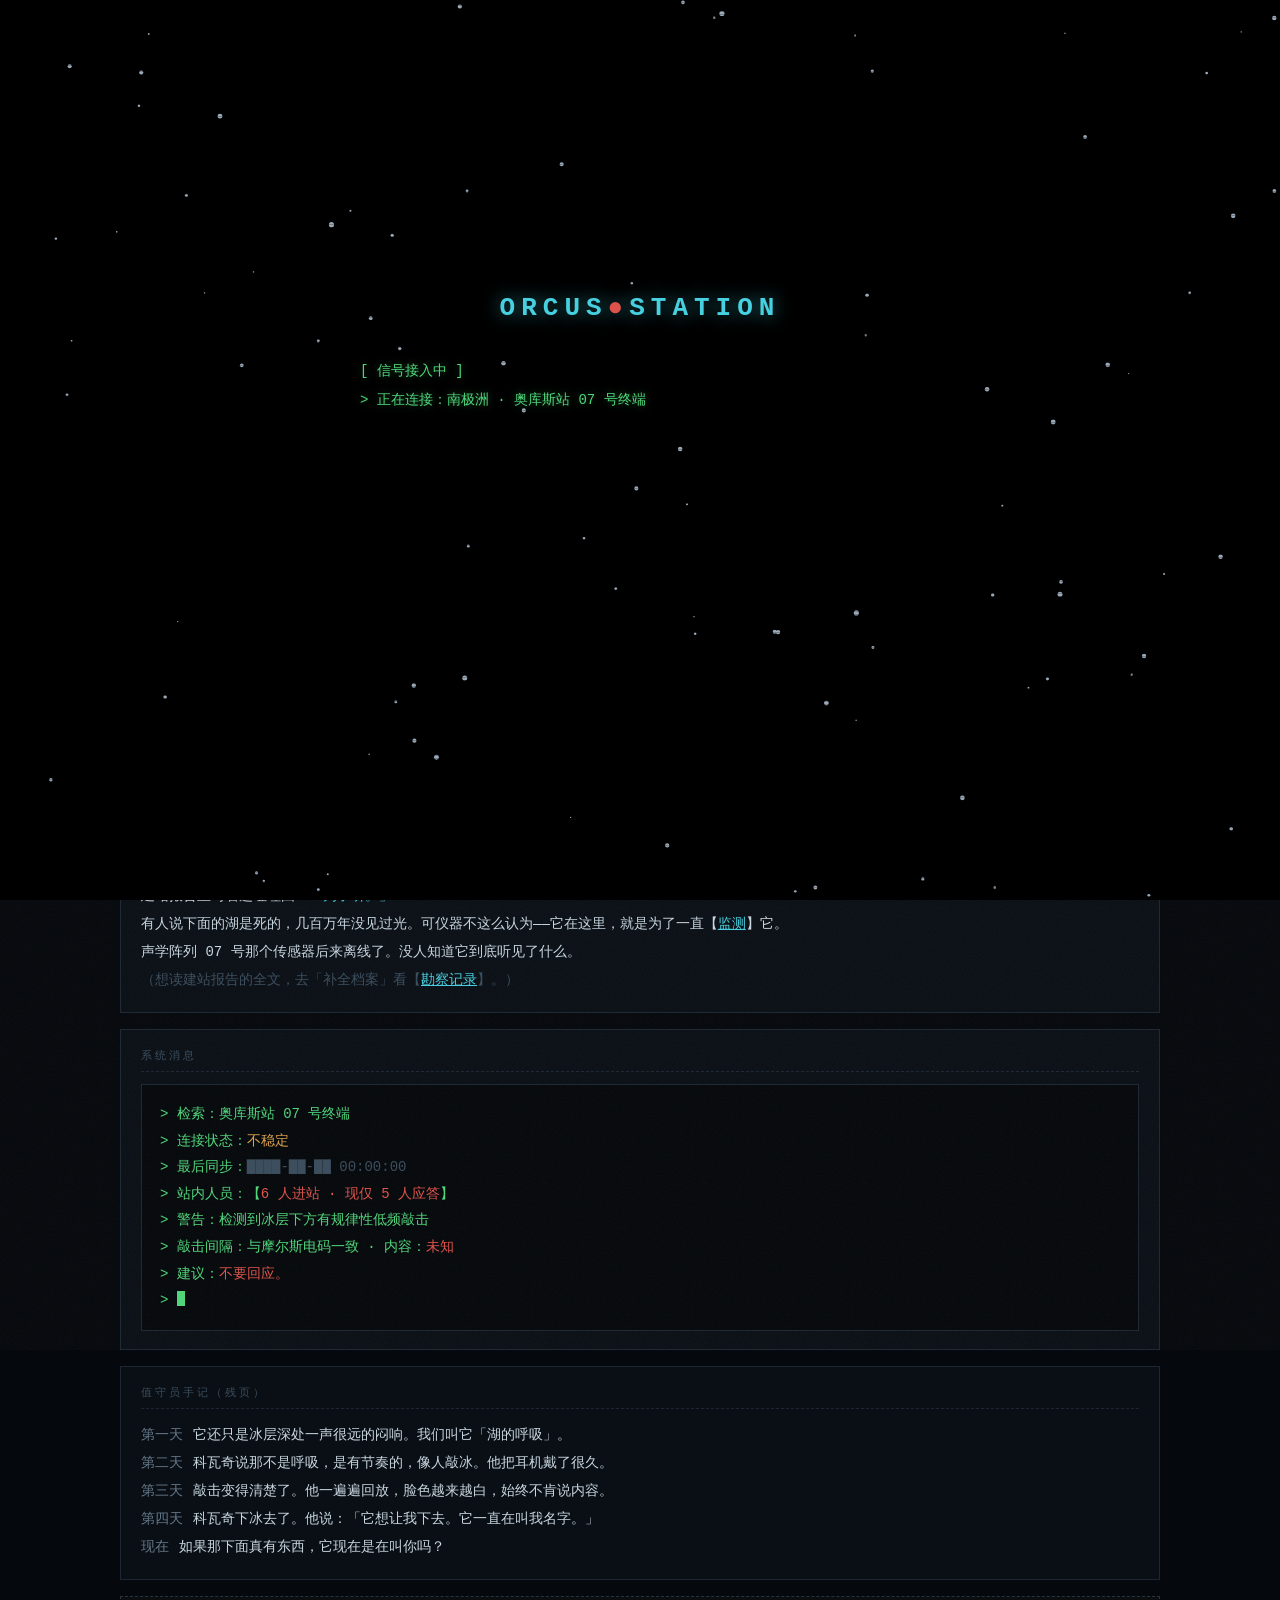
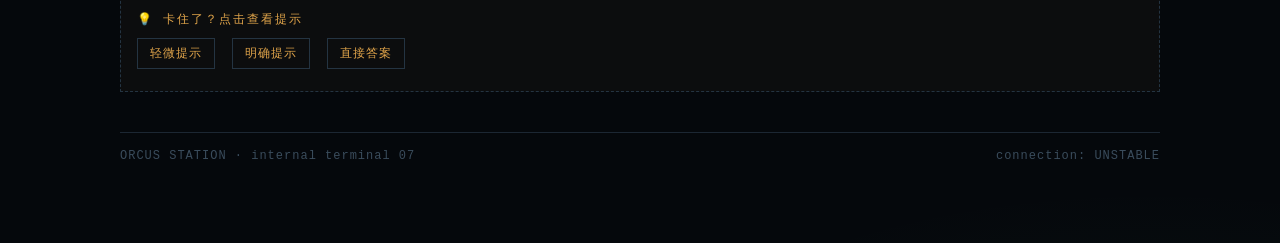
<file: index.html>
<!DOCTYPE html>
<html lang="zh-CN">
<head>
<meta charset="UTF-8">
<meta name="viewport" content="width=device-width, initial-scale=1.0">
<title>ORCUS STATION // 内部终端 07</title>
<link rel="stylesheet" href="assets/style.css">
<style>
  #boot {
    position: fixed; inset: 0; z-index: 10000;
    background: #000;
    display: flex; align-items: center; justify-content: center;
    transition: opacity 1.1s ease;
    overflow: hidden;
  }
  #boot::after {
    content: ""; position: absolute; inset: 0; pointer-events: none;
    background: repeating-linear-gradient(0deg, rgba(0,0,0,0.25) 0 1px, transparent 1px 3px);
  }
  #boot.fade { opacity: 0; pointer-events: none; }
  #boot canvas { position: absolute; inset: 0; }
  .boot-center { position: relative; z-index: 1; text-align: center; max-width: 680px; width: 90%; }
  .boot-logo {
    font-family: var(--mono); color: var(--cyan);
    font-size: 26px; letter-spacing: 6px; font-weight: 700;
    text-shadow: 0 0 18px rgba(70,208,224,0.6); margin-bottom: 34px;
  }
  .boot-logo .boot-dot { color: var(--red); animation: blink 1.2s steps(2) infinite; }
  .boot-term {
    text-align: left; color: var(--green); font-size: 14px; line-height: 2.1;
    min-height: 250px; max-width: 560px; margin: 0 auto;
    text-shadow: 0 0 8px rgba(79,214,122,0.4);
  }
  .boot-btn {
    margin-top: 26px; background: #0d1a13; color: var(--green);
    border: 1px solid #1e4d33; padding: 12px 28px;
    font-family: var(--mono); font-size: 15px; letter-spacing: 3px;
    cursor: pointer; transition: all .2s;
  }
  .boot-btn:hover { background: #13291c; border-color: var(--green); box-shadow: 0 0 14px rgba(79,214,122,0.25); }
  .boot-hint { margin-top: 16px; color: var(--faint); font-size: 12px; letter-spacing: 2px; }
  body.locked { overflow: hidden; }
</style>
</head>
<body class="locked">
<div id="boot">
  <canvas id="snowCanvas"></canvas>
  <div class="boot-center">
    <div class="boot-logo">ORCUS<span class="boot-dot">●</span>STATION</div>
    <div class="boot-term" id="bootTerm"></div>
    <button id="bootEnter" class="boot-btn" style="display:none;">▶ 接入终端</button>
    <div class="boot-hint" id="bootHint" style="display:none;">CONNECTION ESTABLISHED — DO YOU PROCEED?</div>
  </div>
</div>
<div class="scanlines"></div>
<div class="vignette"></div>
<div class="noise"></div>

<header class="topbar">
  <span class="brand">ORCUS<span class="dot">●</span>STATION</span>
  <nav class="nav">
    <a href="index.html" class="active">主控台</a>
    <a href="climate.html">环境监测</a>
    <a href="cameras.html">摄像头</a>
    <a href="vault.html">档案库</a>
    <a href="decoder.html">解码工具</a>
  </nav>
</header>

<div class="statusbar">
  <span>终端 <b>07</b></span>
  <span>室外温度 <b class="bad">-41.7 °C</b></span>
  <span>风速 <b>23.0 m/s</b></span>
  <span>电源 <b>87%</b></span>
  <span>系统时间 <b id="clock">23:59:59</b></span>
  <span>残片 <span class="progress" data-progress></span></span>
</div>

<main class="wrap">
  <h1>作业日志</h1>
  <p class="sub">ORCUS 科考站 · 南极冰原 · 公用终端 07 · <span class="red">连接不稳定</span></p>

  <div class="panel">
    <div class="panel-title">值班日志 — 最后同步于 00:00:00</div>
    <div class="log" id="log">
      <div><span class="ts">[07-01 · 09:12]</span>暴风雪预测发出。站长林德伯格推迟了冰面换班的计划。</div>
      <div><span class="ts">[07-01 · 12:40]</span>声学工程师补完了上周的记录。他盯着频谱盯了很久，没说话。</div>
      <div><span class="ts">[07-01 · 21:30]</span>晚餐。厨师维兰德说冰库里有一桶黄油「位置不对」，没人当真。</div>
      <div><span class="ts">[07-02 · 04:11]</span>声学阵列自动记录。工程师科瓦奇把它调成了「手动监听」。</div>
      <div><span class="ts">[07-02 · 18:22]</span>气象学家奥科纳在东北角测到一个不该存在的低压。</div>
      <div><span class="ts">[07-03 · 03:33]</span>📹 CAM-03 拍到冰面异常。时间戳：<span class="red">03:33:33</span>。</div>
      <div><span class="ts">[07-03 · 05:50]</span>科瓦奇独自穿着冰钉下到冰面，说是「去听清楚」。他带走了那台移动记录仪。</div>
      <div><span class="ts">[07-03 · 22:10]</span>所有人员点名。科瓦奇未返回。站内广播喊了几次，无人应答。</div>
      <div><span class="ts">[07-04 · 00:00]</span>主电源出现第一次剧烈波动。工程师帕克整晚守在配电室。</div>
      <div><span class="ts">[07-04 · 06:37]</span>暂停搜索。天气太差，出去等于自杀。林德伯格在作战室坐了一夜。</div>
      <div><span class="ts">[07-05 · 02:14]</span>麦克默多站同意转接加密频道。信号一路往下掉。</div>
      <div><span class="ts">[07-05 · 23:40]</span>值班员无人接替。这一晚，站里只剩下五个人。</div>
      <div><span class="ts">[23:41]</span>换班完成。气象学家奥科纳接替夜班。</div>
      <div><span class="ts">[23:47]</span>外部探头 <span class="redacted">CHECK</span> 完成，读数 <span class="redacted">THE</span> 已记录。</div>
      <div><span class="ts">[23:52]</span>声学阵列捕捉到 <span class="redacted">LOWEST</span> 段异常信号，已上报。</div>
      <div><span class="ts">[23:58]</span>值班员未返回。室外温度持续下降。<span class="redacted">TEMP</span></div>
      <div><span class="ts">[23:59]</span><span class="red">我听见冰下面有人敲门。</span></div>
    </div>
    <div class="hint">⚠ 部分记录已被涂改。把鼠标悬停在黑色方块上，或按 Ctrl+A 全选。</div>
  </div>

  <div class="panel">
    <div class="panel-title">关于奥库斯站</div>
    <div class="log">
      <div>奥库斯站（Orcus Station）建于一个被叫做「深渊湖」的冰下湖上方。那面冰，厚得离谱。</div>
      <div>建站报告里写着选址理由：<span class="cyan">「为了听。」</span></div>
      <div>有人说下面的湖是死的，几百万年没见过光。可仪器不这么认为——它在这里，就是为了一直【<a href="survey.html" class="cyan">监测</a>】它。</div>
      <div>声学阵列 07 号那个传感器后来离线了。没人知道它到底听见了什么。</div>
      <div class="faint">（想读建站报告的全文，去「补全档案」看【<a href="survey.html" class="cyan">勘察记录</a>】。）</div>
    </div>
  </div>

  <div class="panel">
    <div class="panel-title">系统消息</div>
    <div class="term" id="term">
      <div>&gt; 检索：奥库斯站 07 号终端</div>
      <div>&gt; 连接状态：<span class="amber">不稳定</span></div>
      <div>&gt; 最后同步：<span class="faint">████-██-██ 00:00:00</span></div>
      <div>&gt; 站内人员：【<span class="red">6 人进站 · 现仅 5 人应答</span>】</div>
      <div>&gt; 警告：检测到冰层下方有规律性低频敲击</div>
      <div>&gt; 敲击间隔：与摩尔斯电码一致 · 内容：<span class="red">未知</span></div>
      <div>&gt; 建议：<span class="red">不要回应。</span></div>
      <div>&gt; <span class="cursor"></span></div>
    </div>
  </div>

  <div class="panel">
    <div class="panel-title">值守员手记（残页）</div>
    <div class="log">
      <div><span class="ts">第一天</span>它还只是冰层深处一声很远的闷响。我们叫它「湖的呼吸」。</div>
      <div><span class="ts">第二天</span>科瓦奇说那不是呼吸，是有节奏的，像人敲冰。他把耳机戴了很久。</div>
      <div><span class="ts">第三天</span>敲击变得清楚了。他一遍遍回放，脸色越来越白，始终不肯说内容。</div>
      <div><span class="ts">第四天</span>科瓦奇下冰去了。他说：「它想让我下去。它一直在叫我名字。」</div>
      <div><span class="ts">现在</span>如果那下面真有东西，它现在是在叫你吗？</div>
    </div>
  </div>

  <div class="hint-box">
    <div class="hint-head">💡 卡住了？点击查看提示</div>
    <button class="hint-btn" data-level="1">轻微提示</button>
    <button class="hint-btn" data-level="2">明确提示</button>
    <button class="hint-btn" data-level="3">直接答案</button>
    <div class="hint-text" data-level="1">日志里有几处被涂黑的地方。</div>
    <div class="hint-text" data-level="2">把鼠标悬停在黑色方块上，或按 Ctrl+A 全选，被涂掉的字会显现出来。</div>
    <div class="hint-text" data-level="3">涂黑字拼起来是 CHECK THE LOWEST TEMP（去看最低温）。去「环境监测」页，找 07-03 那一行。</div>
  </div>

  <footer>
    <span>ORCUS STATION · internal terminal 07</span>
    <span class="faint">connection: UNSTABLE</span>
  </footer>
</main>

<script src="assets/app.js"></script>
<script>
  consoleEgg("他们不是第一批。别相信左上角的时间戳。");

  // 倒退的时钟 —— 这个站的系统时间一直在往回走
  let t = new Date(2000, 0, 1, 23, 59, 59);
  const clockEl = document.getElementById("clock");
  function pad(n) { return String(n).padStart(2, "0"); }
  setInterval(function () {
    t = new Date(t.getTime() - 1000);
    clockEl.textContent = pad(t.getHours()) + ":" + pad(t.getMinutes()) + ":" + pad(t.getSeconds());
  }, 1000);

  // 彩蛋：点击终端最后一行
  const term = document.getElementById("term");
  term.addEventListener("click", function () {
    term.insertAdjacentHTML("beforeend", "<div>&gt; 有人正在看着屏幕。别回头。<span class='red'>&#9608;</span></div>");
  });

  // ---- 氛围页：雪花 + 打字机 + 接入 ----
  (function () {
    // 同一会话内已接入过，直接进入（避免关卡间导航反复看氛围页）
    if (sessionStorage.getItem("orcus.boot.done") === "1") {
      document.getElementById("boot").style.display = "none";
      document.body.classList.remove("locked");
      return;
    }
    var lines = [
      "[ 信号接入中 ]",
      "> 正在连接：南极洲 · 奥库斯站 07 号终端",
      "> 信号延迟：2.4 秒",
      "> 握手完成。连接建立。",
      "> 检测到未授权的访问者。",
      "> 最后同步时间：00:00:00",
      "> 警告：冰层下方有规律性敲击声。",
      "> 你确定要继续吗？",
    ];
    var bootTerm = document.getElementById("bootTerm");
    var enterBtn = document.getElementById("bootEnter");
    var hint = document.getElementById("bootHint");
    var li = 0;

    function typeLine() {
      if (li >= lines.length) {
        enterBtn.style.display = "";
        hint.style.display = "";
        return;
      }
      var text = lines[li];
      var div = document.createElement("div");
      bootTerm.appendChild(div);
      var i = 0;
      (function typeChar() {
        if (i < text.length) {
          div.textContent = text.slice(0, i + 1);
          i++;
          setTimeout(typeChar, li === 0 ? 50 : 16);
        } else {
          li++;
          setTimeout(typeLine, li === 1 ? 420 : 240);
        }
      })();
    }

    // 雪花
    var cv = document.getElementById("snowCanvas");
    var sctx = cv.getContext("2d");
    function sizeSnow() { cv.width = innerWidth; cv.height = innerHeight; }
    sizeSnow();
    addEventListener("resize", sizeSnow);
    var flakes = [];
    for (var f = 0; f < 90; f++) {
      flakes.push({ x: Math.random()*innerWidth, y: Math.random()*innerHeight, r: Math.random()*2+0.6, s: Math.random()*0.6+0.25, d: Math.random()*0.5-0.25 });
    }
    (function snow() {
      sctx.clearRect(0, 0, cv.width, cv.height);
      sctx.fillStyle = "rgba(205,225,245,0.75)";
      for (var k = 0; k < flakes.length; k++) {
        var fl = flakes[k];
        fl.y += fl.s; fl.x += fl.d;
        if (fl.y > cv.height) { fl.y = -3; fl.x = Math.random()*cv.width; }
        if (fl.x > cv.width) fl.x = 0;
        if (fl.x < 0) fl.x = cv.width;
        sctx.beginPath(); sctx.arc(fl.x, fl.y, fl.r, 0, Math.PI*2); sctx.fill();
      }
      requestAnimationFrame(snow);
    })();

    // 接入
    enterBtn.addEventListener("click", function () {
      try {
        var ac = getAudioCtx();
        if (ac) {
          if (ac.state === "suspended") ac.resume();
          var osc = ac.createOscillator();
          var g = ac.createGain();
          osc.type = "sine"; osc.frequency.value = 55;
          g.gain.setValueAtTime(0.0001, ac.currentTime);
          g.gain.exponentialRampToValueAtTime(0.32, ac.currentTime + 0.6);
          g.gain.exponentialRampToValueAtTime(0.0001, ac.currentTime + 2.6);
          osc.connect(g).connect(ac.destination);
          osc.start(); osc.stop(ac.currentTime + 2.7);
        }
      } catch (e) {}
      sessionStorage.setItem("orcus.boot.done", "1");
      var boot = document.getElementById("boot");
      boot.classList.add("fade");
      document.body.classList.remove("locked");
      setTimeout(function () { boot.style.display = "none"; }, 1150);
    });

    typeLine();
  })();
</script>
</body>
</html>
</file>
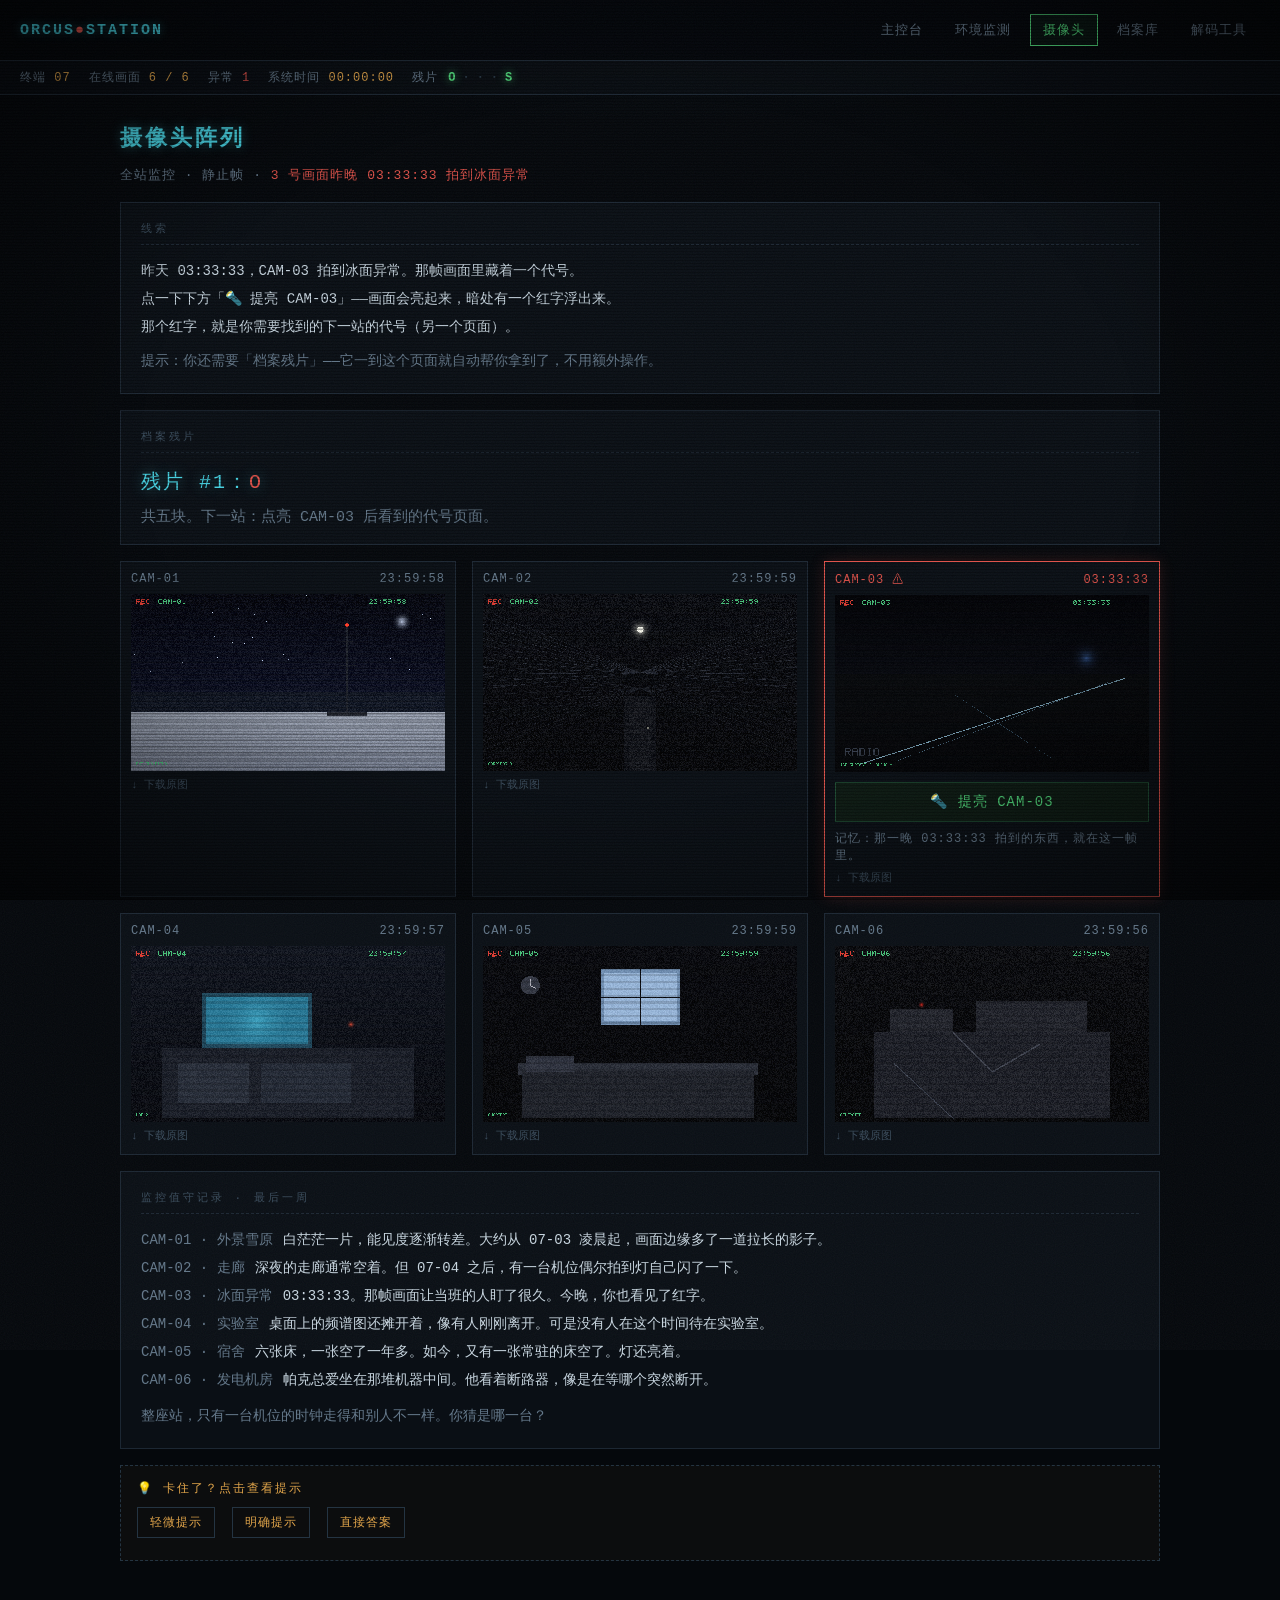
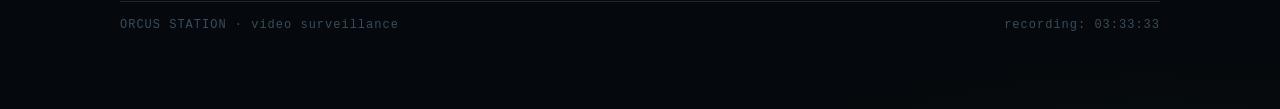
<file: cameras.html>
<!DOCTYPE html>
<html lang="zh-CN">
<head>
<meta charset="UTF-8">
<meta name="viewport" content="width=device-width, initial-scale=1.0">
<title>ORCUS STATION // 摄像头阵列</title>
<link rel="stylesheet" href="assets/style.css">
<style>
  .cam-reveal { position: relative; overflow: hidden; }
  .cam-reveal img { transition: filter .3s; }
  .cam-reveal.lit img { filter: brightness(2.2) contrast(1.5) saturate(0.6); }
  .cam-reveal .mark {
    position: absolute; left: 0; right: 0; bottom: 18%;
    text-align: center; letter-spacing: 10px; font-size: 22px; font-weight: 700;
    color: rgba(224,82,74,0.95); text-shadow: 0 0 10px rgba(224,82,74,0.8);
    opacity: 0; transform: translateY(6px); transition: opacity .4s, transform .4s;
    pointer-events: none;
  }
  .cam-reveal.lit .mark { opacity: 1; transform: translateY(0); }
  .reveal-note { color: var(--dim); font-size: 12px; letter-spacing: 1px; }
</style>
</head>
<body>
<div class="scanlines"></div>
<div class="vignette"></div>
<div class="noise"></div>

<header class="topbar">
  <span class="brand">ORCUS<span class="dot">●</span>STATION</span>
  <nav class="nav">
    <a href="index.html">主控台</a>
    <a href="climate.html">环境监测</a>
    <a href="cameras.html" class="active">摄像头</a>
    <a href="vault.html">档案库</a>
    <a href="decoder.html">解码工具</a>
  </nav>
</header>

<div class="statusbar">
  <span>终端 <b>07</b></span>
  <span>在线画面 <b>6 / 6</b></span>
  <span>异常 <b class="bad">1</b></span>
  <span>系统时间 <b>00:00:00</b></span>
  <span>残片 <span class="progress" data-progress></span></span>
</div>

<main class="wrap">
  <h1>摄像头阵列</h1>
  <p class="sub">全站监控 · 静止帧 · <span class="red">3 号画面昨晚 03:33:33 拍到冰面异常</span></p>

  <div class="panel">
    <div class="panel-title">线索</div>
    <div class="log">
      <div>昨天 03:33:33，CAM-03 拍到冰面异常。那帧画面里藏着一个代号。</div>
      <div>点一下下方「🔦 提亮 CAM-03」——画面会亮起来，暗处有一个红字浮出来。</div>
      <div>那个红字，就是你需要找到的下一站的代号（另一个页面）。</div>
      <div class="dim" style="margin-top:6px;">提示：你还需要「档案残片」——它一到这个页面就自动帮你拿到了，不用额外操作。</div>
    </div>
  </div>

  <div class="panel">
    <div class="panel-title">档案残片</div>
    <div class="big">残片 #1：<span class="red">O</span></div>
    <div class="dim" style="margin-top:6px;">共五块。下一站：点亮 CAM-03 后看到的代号页面。</div>
  </div>

  <div class="cam-grid">
    <div class="cam-card">
      <div class="cam-head"><span>CAM-01</span><span>23:59:58</span></div>
      <img src="assets/img/cam1.png" alt="CAM-01 外景雪原" loading="lazy">
      <a class="dl" href="assets/img/cam1.png" download>↓ 下载原图</a>
    </div>
    <div class="cam-card">
      <div class="cam-head"><span>CAM-02</span><span>23:59:59</span></div>
      <img src="assets/img/cam2.png" alt="CAM-02 走廊" loading="lazy">
      <a class="dl" href="assets/img/cam2.png" download>↓ 下载原图</a>
    </div>
    <div class="cam-card anomaly">
      <div class="cam-head"><span>CAM-03 ⚠</span><span class="red">03:33:33</span></div>
      <div class="cam-reveal" id="cam3rev">
        <img src="assets/img/cam3.png" alt="CAM-03 冰面异常" loading="lazy">
        <div class="mark">RADIO</div>
      </div>
      <button id="lightBtn" style="margin-top:10px; width:100%;">🔦 提亮 CAM-03</button>
      <div class="reveal-note" id="revealNote" style="margin-top:8px;">记忆：那一晚 03:33:33 拍到的东西，就在这一帧里。</div>
      <a class="dl" href="assets/img/cam3.png" download>↓ 下载原图</a>
    </div>
    <div class="cam-card">
      <div class="cam-head"><span>CAM-04</span><span>23:59:57</span></div>
      <img src="assets/img/cam4.png" alt="CAM-04 实验室" loading="lazy">
      <a class="dl" href="assets/img/cam4.png" download>↓ 下载原图</a>
    </div>
    <div class="cam-card">
      <div class="cam-head"><span>CAM-05</span><span>23:59:59</span></div>
      <img src="assets/img/cam5.png" alt="CAM-05 宿舍" loading="lazy">
      <a class="dl" href="assets/img/cam5.png" download>↓ 下载原图</a>
    </div>
    <div class="cam-card">
      <div class="cam-head"><span>CAM-06</span><span>23:59:56</span></div>
      <img src="assets/img/cam6.png" alt="CAM-06 发电机房" loading="lazy">
      <a class="dl" href="assets/img/cam6.png" download>↓ 下载原图</a>
    </div>
  </div>

  <div class="panel">
    <div class="panel-title">监控值守记录 · 最后一周</div>
    <div class="log">
      <div><span class="ts">CAM-01 · 外景雪原</span>白茫茫一片，能见度逐渐转差。大约从 07-03 凌晨起，画面边缘多了一道拉长的影子。</div>
      <div><span class="ts">CAM-02 · 走廊</span>深夜的走廊通常空着。但 07-04 之后，有一台机位偶尔拍到灯自己闪了一下。</div>
      <div><span class="ts">CAM-03 · 冰面异常</span>03:33:33。那帧画面让当班的人盯了很久。今晚，你也看见了红字。</div>
      <div><span class="ts">CAM-04 · 实验室</span>桌面上的频谱图还摊开着，像有人刚刚离开。可是没有人在这个时间待在实验室。</div>
      <div><span class="ts">CAM-05 · 宿舍</span>六张床，一张空了一年多。如今，又有一张常驻的床空了。灯还亮着。</div>
      <div><span class="ts">CAM-06 · 发电机房</span>帕克总爱坐在那堆机器中间。他看着断路器，像是在等哪个突然断开。</div>
      <div class="dim" style="margin-top:8px;">整座站，只有一台机位的时钟走得和别人不一样。你猜是哪一台？</div>
    </div>
  </div>

  <div class="hint-box">
    <div class="hint-head">💡 卡住了？点击查看提示</div>
    <button class="hint-btn" data-level="1">轻微提示</button>
    <button class="hint-btn" data-level="2">明确提示</button>
    <button class="hint-btn" data-level="3">直接答案</button>
    <div class="hint-text" data-level="1">3 号画面昨晚 03:33:33 异常。</div>
    <div class="hint-text" data-level="2">点 CAM-03 下方「🔦 提亮」按钮。画面会变亮，暗处浮出一个红字代号。</div>
    <div class="hint-text" data-level="3">红字代号是 RADIO → 访问 /radio.html。残片 #1 = O。</div>
  </div>

  <footer>
    <span>ORCUS STATION · video surveillance</span>
    <span class="faint">recording: 03:33:33</span>
  </footer>
</main>

<script src="assets/app.js"></script>
<script>
  consoleEgg("CAM-03。点「提亮」，看那行红字。");
  collectShard("O"); // 残片 #1

  // 页面内提亮 CAM-03，显示隐藏的红字代号
  (function () {
    var btn = document.getElementById("lightBtn");
    var rev = document.getElementById("cam3rev");
    var note = document.getElementById("revealNote");
    if (!btn || !rev) return;
    var lit = false;
    btn.addEventListener("click", function () {
      lit = !lit;
      rev.classList.toggle("lit", lit);
      btn.textContent = lit ? "🌙 恢复原样" : "🔦 提亮 CAM-03";
      if (lit) {
        note.innerHTML = "红字代号：<b class='red'>RADIO</b> → 访问 <a href='radio.html' class='cyan'>/radio.html</a>。";
      } else {
        note.innerHTML = "记忆：那一晚 03:33:33 拍到的东西，就在这一帧里。";
      }
    });
  })();
</script>
</body>
</html>
</file>
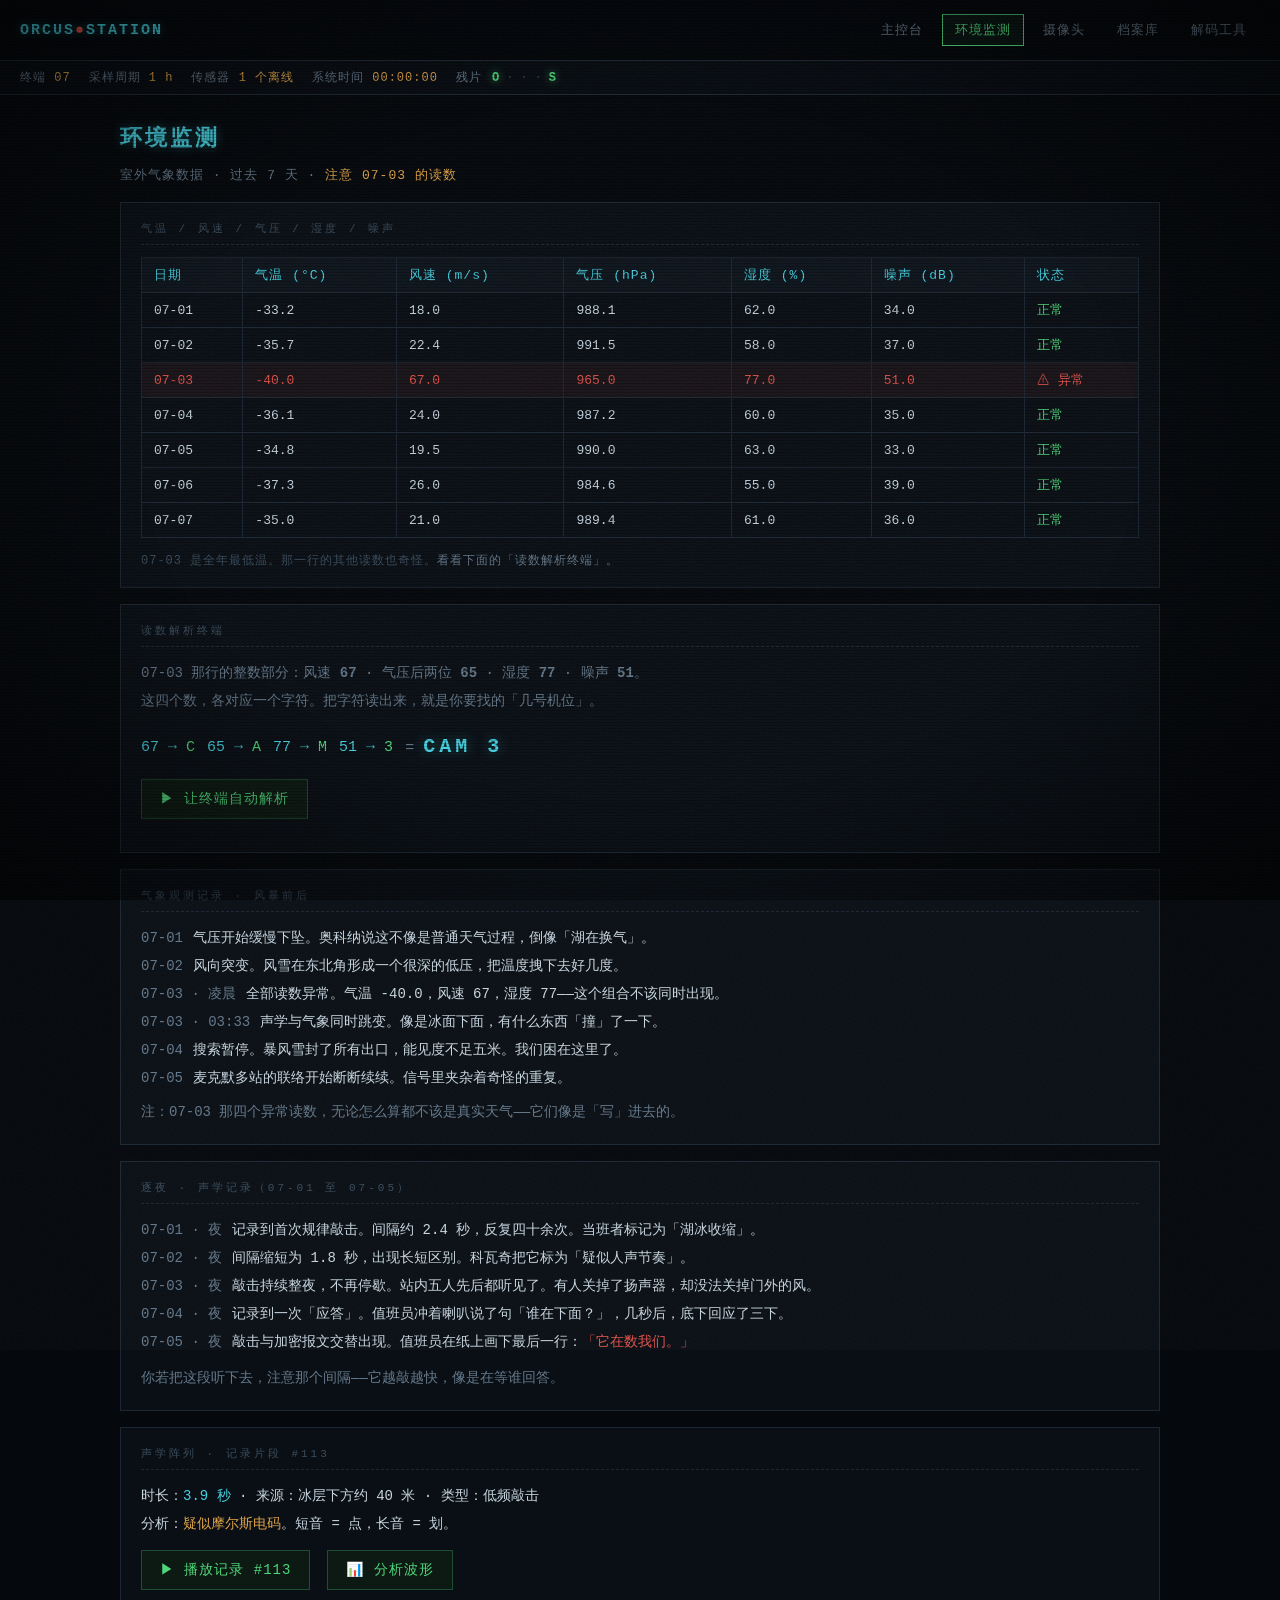
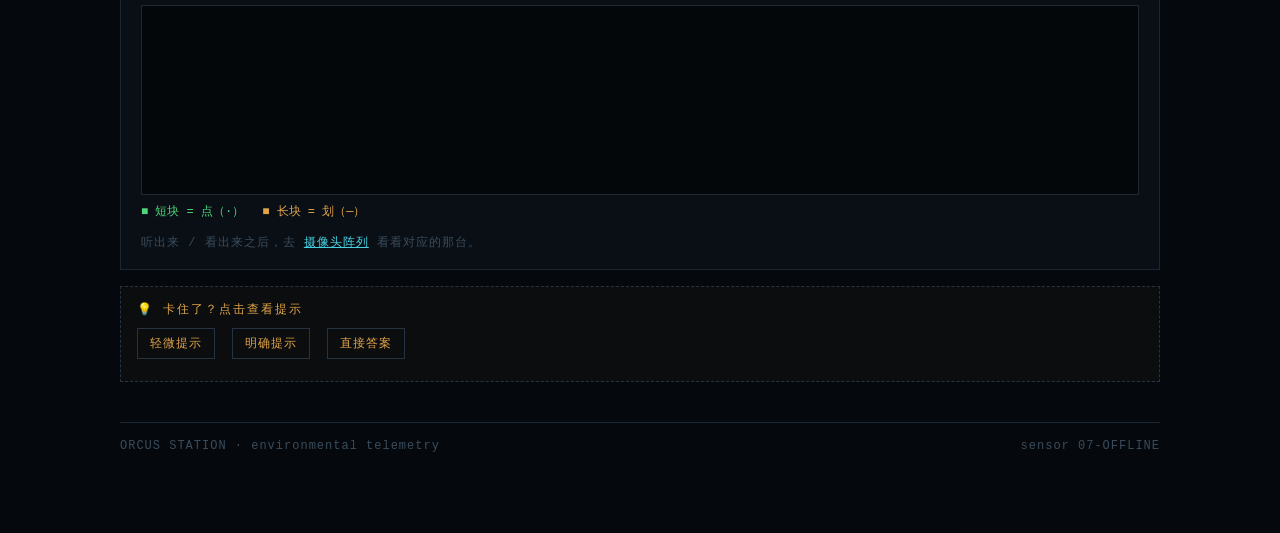
<file: climate.html>
<!DOCTYPE html>
<html lang="zh-CN">
<head>
<meta charset="UTF-8">
<meta name="viewport" content="width=device-width, initial-scale=1.0">
<title>ORCUS STATION // 环境监测</title>
<link rel="stylesheet" href="assets/style.css">
</head>
<body>
<div class="scanlines"></div>
<div class="vignette"></div>
<div class="noise"></div>

<header class="topbar">
  <span class="brand">ORCUS<span class="dot">●</span>STATION</span>
  <nav class="nav">
    <a href="index.html">主控台</a>
    <a href="climate.html" class="active">环境监测</a>
    <a href="cameras.html">摄像头</a>
    <a href="vault.html">档案库</a>
    <a href="decoder.html">解码工具</a>
  </nav>
</header>

<div class="statusbar">
  <span>终端 <b>07</b></span>
  <span>采样周期 <b>1 h</b></span>
  <span>传感器 <b class="amber">1 个离线</b></span>
  <span>系统时间 <b>00:00:00</b></span>
  <span>残片 <span class="progress" data-progress></span></span>
</div>

<main class="wrap">
  <h1>环境监测</h1>
  <p class="sub">室外气象数据 · 过去 7 天 · <span class="amber">注意 07-03 的读数</span></p>

  <div class="panel">
    <div class="panel-title">气温 / 风速 / 气压 / 湿度 / 噪声</div>
    <div class="table-wrap">
      <table>
        <thead>
          <tr><th>日期</th><th>气温 (°C)</th><th>风速 (m/s)</th><th>气压 (hPa)</th><th>湿度 (%)</th><th>噪声 (dB)</th><th>状态</th></tr>
        </thead>
        <tbody>
          <tr><td>07-01</td><td>-33.2</td><td>18.0</td><td>988.1</td><td>62.0</td><td>34.0</td><td class="green">正常</td></tr>
          <tr><td>07-02</td><td>-35.7</td><td>22.4</td><td>991.5</td><td>58.0</td><td>37.0</td><td class="green">正常</td></tr>
          <tr class="anomaly"><td>07-03</td><td>-40.0</td><td>67.0</td><td>965.0</td><td>77.0</td><td>51.0</td><td>⚠ 异常</td></tr>
          <tr><td>07-04</td><td>-36.1</td><td>24.0</td><td>987.2</td><td>60.0</td><td>35.0</td><td class="green">正常</td></tr>
          <tr><td>07-05</td><td>-34.8</td><td>19.5</td><td>990.0</td><td>63.0</td><td>33.0</td><td class="green">正常</td></tr>
          <tr><td>07-06</td><td>-37.3</td><td>26.0</td><td>984.6</td><td>55.0</td><td>39.0</td><td class="green">正常</td></tr>
          <tr><td>07-07</td><td>-35.0</td><td>21.0</td><td>989.4</td><td>61.0</td><td>36.0</td><td class="green">正常</td></tr>
        </tbody>
      </table>
    </div>
    <div class="hint">07-03 是全年最低温。那一行的其他读数也奇怪。<span class="dim">看看下面的「读数解析终端」。</span></div>
  </div>

  <div class="panel">
    <div class="panel-title">读数解析终端</div>
    <div class="log" style="margin-bottom:14px;">
      <div class="dim">07-03 那行的整数部分：风速 <b>67</b> · 气压后两位 <b>65</b> · 湿度 <b>77</b> · 噪声 <b>51</b>。</div>
      <div class="dim">这四个数，各对应一个字符。把字符读出来，就是你要找的「几号机位」。</div>
    </div>
    <div style="display:flex; align-items:center; gap:12px; flex-wrap:wrap;">
      <span class="cyan">67 → <span class="green">C</span></span>
      <span class="cyan">65 → <span class="green">A</span></span>
      <span class="cyan">77 → <span class="green">M</span></span>
      <span class="cyan">51 → <span class="green">3</span></span>
      <span class="dim">= <b class="green big" style="letter-spacing:4px;">CAM 3</b></span>
    </div>
    <p style="margin-top:14px;">
      <button id="decodeRow">▶ 让终端自动解析</button>
      <span id="decodeMsg" class="dim" style="margin-left:12px;"></span>
    </p>
  </div>

  <div class="panel">
    <div class="panel-title">气象观测记录 · 风暴前后</div>
    <div class="log">
      <div><span class="ts">07-01</span>气压开始缓慢下坠。奥科纳说这不像是普通天气过程，倒像「湖在换气」。</div>
      <div><span class="ts">07-02</span>风向突变。风雪在东北角形成一个很深的低压，把温度拽下去好几度。</div>
      <div><span class="ts">07-03 · 凌晨</span>全部读数异常。气温 -40.0，风速 67，湿度 77——这个组合不该同时出现。</div>
      <div><span class="ts">07-03 · 03:33</span>声学与气象同时跳变。像是冰面下面，有什么东西「撞」了一下。</div>
      <div><span class="ts">07-04</span>搜索暂停。暴风雪封了所有出口，能见度不足五米。我们困在这里了。</div>
      <div><span class="ts">07-05</span>麦克默多站的联络开始断断续续。信号里夹杂着奇怪的重复。</div>
      <div class="dim" style="margin-top:6px;">注：07-03 那四个异常读数，无论怎么算都不该是真实天气——它们像是「写」进去的。</div>
    </div>
  </div>

  <div class="panel">
    <div class="panel-title">逐夜 · 声学记录（07-01 至 07-05）</div>
    <div class="log">
      <div><span class="ts">07-01 · 夜</span>记录到首次规律敲击。间隔约 2.4 秒，反复四十余次。当班者标记为「湖冰收缩」。</div>
      <div><span class="ts">07-02 · 夜</span>间隔缩短为 1.8 秒，出现长短区别。科瓦奇把它标为「疑似人声节奏」。</div>
      <div><span class="ts">07-03 · 夜</span>敲击持续整夜，不再停歇。站内五人先后都听见了。有人关掉了扬声器，却没法关掉门外的风。</div>
      <div><span class="ts">07-04 · 夜</span>记录到一次「应答」。值班员冲着喇叭说了句「谁在下面？」，几秒后，底下回应了三下。</div>
      <div><span class="ts">07-05 · 夜</span>敲击与加密报文交替出现。值班员在纸上画下最后一行：<span class="red">「它在数我们。」</span></div>
      <div class="dim" style="margin-top:8px;">你若把这段听下去，注意那个间隔——它越敲越快，像是在等谁回答。</div>
    </div>
  </div>

  <div class="panel">
    <div class="panel-title">声学阵列 · 记录片段 #113</div>
    <div class="log">
      <div>时长：<span class="cyan">3.9 秒</span> · 来源：冰层下方约 40 米 · 类型：低频敲击</div>
      <div>分析：<span class="amber">疑似摩尔斯电码</span>。短音 = 点，长音 = 划。</div>
    </div>
    <p style="margin-top:12px;">
      <button id="playBtn">▶ 播放记录 #113</button>
      <button id="analyzeBtn" style="margin-left:8px;">📊 分析波形</button>
      <span id="playMsg" class="dim" style="margin-left:12px;"></span>
    </p>
    <audio id="sig" src="assets/audio/signal.wav" preload="auto"></audio>
    <canvas id="wave" width="900" height="170"></canvas>
    <div class="wave-legend">
      <span class="dot">■ 短块 = 点（·）</span>
      <span class="dash">■ 长块 = 划（—）</span>
      <span id="waveResult" class="cyan" style="margin-left:auto;"></span>
    </div>
    <div class="hint">听出来 / 看出来之后，去 <a href="cameras.html" class="cyan">摄像头阵列</a> 看看对应的那台。</div>
  </div>

  <div class="hint-box">
    <div class="hint-head">💡 卡住了？点击查看提示</div>
    <button class="hint-btn" data-level="1">轻微提示</button>
    <button class="hint-btn" data-level="2">明确提示</button>
    <button class="hint-btn" data-level="3">直接答案</button>
    <div class="hint-text" data-level="1">07-03 那一行标红了，四个整数读数有问题。</div>
    <div class="hint-text" data-level="2">看上面的「读数解析终端」。四种读数 67 / 65 / 77 / 51 各对应一个字符，连起来就是机位号。</div>
    <div class="hint-text" data-level="3">67=C、65=A、77=M、51=3 → CAM 3。去「摄像头」阵列看 3 号画面（/cameras.html）。</div>
  </div>

  <footer>
    <span>ORCUS STATION · environmental telemetry</span>
    <span class="faint">sensor 07-OFFLINE</span>
  </footer>
</main>

<script src="assets/app.js"></script>
<script>
  consoleEgg("最低温那一行，数字会说话。67 65 77 51。");

  // 让终端自动解析四个读数
  (function () {
    var btn = document.getElementById("decodeRow");
    var msg = document.getElementById("decodeMsg");
    if (!btn) return;
    btn.addEventListener("click", function () {
      btn.disabled = true;
      msg.textContent = "解析中……";
      setTimeout(function () {
        msg.className = "msg ok";
        msg.innerHTML = "解析完成：<b class='green'>CAM 3</b>。去「摄像头」看 3 号画面。";
        btn.disabled = false;
      }, 700);
    });
  })();

  const audio = document.getElementById("sig");
  const btn = document.getElementById("playBtn");
  const msg = document.getElementById("playMsg");
  btn.addEventListener("click", function () {
    if (audio.paused) {
      audio.play().then(function () {
        btn.textContent = "■ 停止";
        msg.textContent = "正在播放……";
      });
    } else {
      audio.pause();
      audio.currentTime = 0;
      btn.textContent = "▶ 播放记录 #113";
      msg.textContent = "";
    }
  });
  audio.addEventListener("ended", function () {
    btn.textContent = "▶ 播放记录 #113";
    msg.textContent = "听清了吗？";
  });
</script>
<script>
  // ---- 音频频谱可视化 + 摩尔斯自动解码 ----
  function morseToLetter(code) {
    for (var letter in MORSE) {
      if (MORSE[letter] === code) return letter;
    }
    return "?";
  }

  var analyzeBtn = document.getElementById("analyzeBtn");
  var waveCanvas = document.getElementById("wave");
  var waveResult = document.getElementById("waveResult");

  analyzeBtn.addEventListener("click", async function () {
    analyzeBtn.disabled = true;
    waveResult.textContent = "分析中……";
    try {
      var resp = await fetch("assets/audio/signal.wav");
      var arrayBuf = await resp.arrayBuffer();
      var ac = getAudioCtx();
      var audioBuf = await ac.decodeAudioData(arrayBuf);
      var data = audioBuf.getChannelData(0);
      var sr = audioBuf.sampleRate;
      var W = waveCanvas.width, H = waveCanvas.height;
      var wctx = waveCanvas.getContext("2d");

      // 背景 + 中线
      wctx.fillStyle = "#04070a";
      wctx.fillRect(0, 0, W, H);
      wctx.strokeStyle = "#1c2733";
      wctx.beginPath(); wctx.moveTo(0, H/2); wctx.lineTo(W, H/2); wctx.stroke();

      // 包络波形
      var step = Math.max(1, Math.floor(data.length / W));
      for (var x = 0; x < W; x++) {
        var max = 0;
        for (var i = 0; i < step; i++) {
          var v = Math.abs(data[x*step + i] || 0);
          if (v > max) max = v;
        }
        var h = Math.min(1, max / 0.9) * (H/2 - 8);
        wctx.fillStyle = "#46d0e0";
        wctx.fillRect(x, H/2 - h, 1, h*2);
      }

      // 脉冲检测
      var win = Math.max(1, Math.floor(sr * 0.008));
      var thresh = 0.04;
      var pulses = [];
      var inPulse = false, start = 0;
      for (var j = 0; j < data.length; j += win) {
        var mx = 0;
        for (var k = 0; k < win && j+k < data.length; k++) {
          var vv = Math.abs(data[j+k]);
          if (vv > mx) mx = vv;
        }
        var on = mx > thresh;
        if (on && !inPulse) { inPulse = true; start = j; }
        else if (!on && inPulse) { inPulse = false; pulses.push({ start: start, end: j, dur: (j-start)/sr }); }
      }
      if (inPulse) pulses.push({ start: start, end: data.length, dur: (data.length-start)/sr });

      // 标注点划（绿=点，黄=划）
      var totalT = data.length / sr;
      pulses.forEach(function (p) {
        var isDash = p.dur >= 0.15;
        var px = p.start / sr / totalT * W;
        var pw = Math.max(2, p.dur / totalT * W);
        wctx.fillStyle = isDash ? "#e0a44a" : "#4fd67a";
        wctx.fillRect(px, H/2 - 16, pw, 4);
      });

      // 摩尔斯解码
      var decoded = "";
      var cur = "";
      for (var m = 0; m < pulses.length; m++) {
        cur += pulses[m].dur >= 0.15 ? "-" : ".";
        if (m < pulses.length - 1) {
          var gap = (pulses[m+1].start - pulses[m].end) / sr;
          if (gap > 0.18) {
            decoded += morseToLetter(cur);
            cur = "";
            if (gap > 0.4) decoded += " ";
          }
        }
      }
      decoded += morseToLetter(cur);

      var dots = pulses.filter(function (p) { return p.dur < 0.15; }).length;
      var dashes = pulses.length - dots;
      waveResult.innerHTML = "解码：<span class='green'>" + decoded + "</span>（" + dots + " 点 · " + dashes + " 划）";
    } catch (e) {
      waveResult.textContent = "分析失败：" + e.message;
    } finally {
      analyzeBtn.disabled = false;
    }
  });
</script>
</body>
</html>
</file>
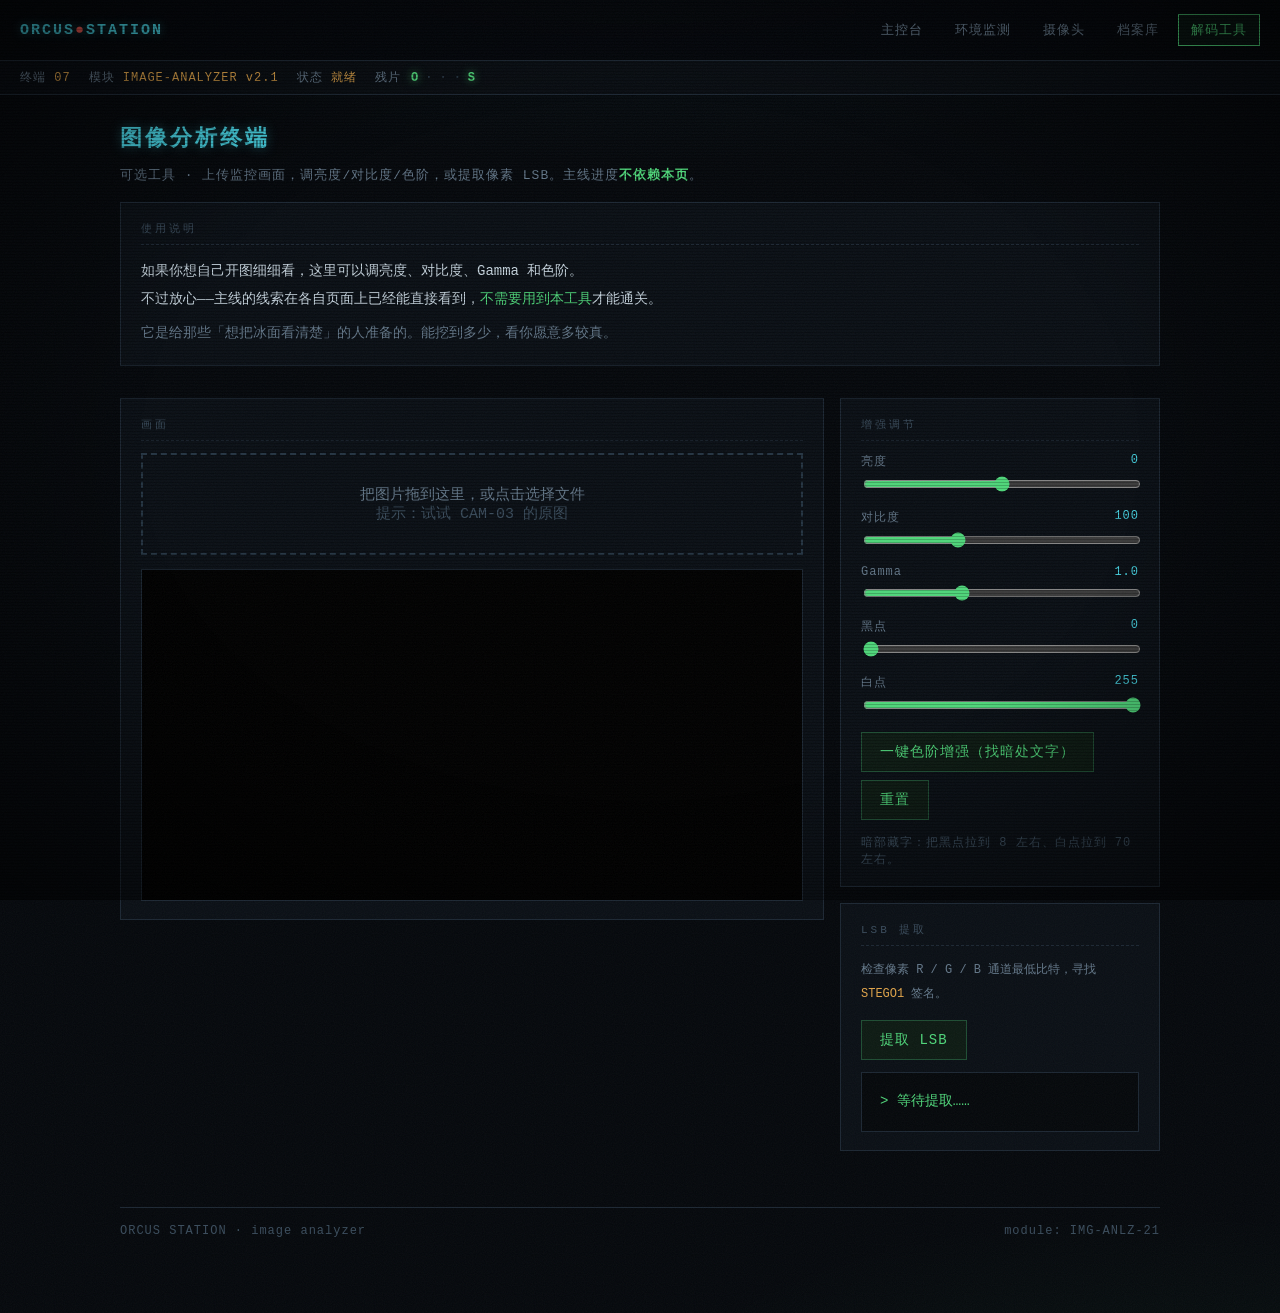
<file: decoder.html>
<!DOCTYPE html>
<html lang="zh-CN">
<head>
<meta charset="UTF-8">
<meta name="viewport" content="width=device-width, initial-scale=1.0">
<title>ORCUS STATION // 图像分析终端</title>
<link rel="stylesheet" href="assets/style.css">
<style>
  .tool-grid { display: grid; grid-template-columns: 1fr 320px; gap: 16px; align-items: start; }
  @media (max-width: 860px) { .tool-grid { grid-template-columns: 1fr; } }
  #drop {
    border: 2px dashed var(--line2);
    padding: 30px 20px;
    text-align: center;
    color: var(--dim);
    cursor: pointer;
    margin-bottom: 14px;
    transition: all .15s;
  }
  #drop.over { border-color: var(--green); color: var(--green); background: rgba(79,214,122,0.05); }
  #viewer { width: 100%; display: block; background: #000; border: 1px solid var(--line); }
  .ctl { margin: 12px 0; }
  .ctl label { display: flex; justify-content: space-between; font-size: 12px; color: var(--dim); letter-spacing: 1px; margin-bottom: 4px; }
  .ctl label b { color: var(--cyan); font-weight: 400; }
  input[type="range"] { width: 100%; accent-color: var(--green); }
  .btn-row { display: flex; gap: 8px; flex-wrap: wrap; margin-top: 14px; }
  #lsbResult { white-space: pre-wrap; word-break: break-all; line-height: 1.8; }
  .badge { color: var(--amber); }
  .found { color: var(--green); }
</style>
</head>
<body>
<div class="scanlines"></div>
<div class="vignette"></div>
<div class="noise"></div>

<header class="topbar">
  <span class="brand">ORCUS<span class="dot">●</span>STATION</span>
  <nav class="nav">
    <a href="index.html">主控台</a>
    <a href="climate.html">环境监测</a>
    <a href="cameras.html">摄像头</a>
    <a href="vault.html">档案库</a>
    <a href="decoder.html" class="active">解码工具</a>
  </nav>
</header>

<div class="statusbar">
  <span>终端 <b>07</b></span>
  <span>模块 <b>IMAGE-ANALYZER v2.1</b></span>
  <span>状态 <b class="green">就绪</b></span>
  <span>残片 <span class="progress" data-progress></span></span>
</div>

<main class="wrap">
  <h1>图像分析终端</h1>
  <p class="sub">可选工具 · 上传监控画面，调亮度/对比度/色阶，或提取像素 LSB。主线进度<b class="green">不依赖本页</b>。</p>

  <div class="panel">
    <div class="panel-title">使用说明</div>
    <div class="log">
      <div>如果你想自己开图细细看，这里可以调亮度、对比度、Gamma 和色阶。</div>
      <div>不过放心——主线的线索在各自页面上已经能直接看到，<span class="green">不需要用到本工具</span>才能通关。</div>
      <div class="dim" style="margin-top:6px;">它是给那些「想把冰面看清楚」的人准备的。能挖到多少，看你愿意多较真。</div>
    </div>
  </div>

  <div class="tool-grid">
    <div>
      <div class="panel">
        <div class="panel-title">画面</div>
        <div id="drop">把图片拖到这里，或点击选择文件<br><span class="faint">提示：试试 CAM-03 的原图</span></div>
        <input type="file" id="file" accept="image/*" hidden>
        <canvas id="viewer"></canvas>
      </div>
    </div>

    <div>
      <div class="panel">
        <div class="panel-title">增强调节</div>
        <div class="ctl"><label>亮度 <b id="vB">0</b></label><input type="range" id="bright" min="-120" max="120" value="0"></div>
        <div class="ctl"><label>对比度 <b id="vC">100</b></label><input type="range" id="contrast" min="0" max="300" value="100"></div>
        <div class="ctl"><label>Gamma <b id="vG">1.0</b></label><input type="range" id="gamma" min="20" max="250" value="100"></div>
        <div class="ctl"><label>黑点 <b id="vBp">0</b></label><input type="range" id="blackp" min="0" max="128" value="0"></div>
        <div class="ctl"><label>白点 <b id="vWp">255</b></label><input type="range" id="whitep" min="16" max="255" value="255"></div>
        <div class="btn-row">
          <button id="autoLevels">一键色阶增强（找暗处文字）</button>
          <button id="reset">重置</button>
        </div>
        <div class="hint">暗部藏字：把黑点拉到 8 左右、白点拉到 70 左右。</div>
      </div>

      <div class="panel">
        <div class="panel-title">LSB 提取</div>
        <div class="log dim" style="font-size:12px;">检查像素 R / G / B 通道最低比特，寻找 <span class="badge">STEGO1</span> 签名。</div>
        <div class="btn-row">
          <button id="lsbBtn">提取 LSB</button>
        </div>
        <div class="msg" id="lsbMsg"></div>
        <div class="term" id="lsbResult" style="margin-top:12px; min-height:60px;">&gt; 等待提取……</div>
      </div>
    </div>
  </div>

  <footer>
    <span>ORCUS STATION · image analyzer</span>
    <span class="faint">module: IMG-ANLZ-21</span>
  </footer>
</main>

<script src="assets/app.js"></script>
<script>
  consoleEgg("暗处藏字：黑点 8，白点 70。像素的 LSB 里还有签名。");

  const drop = document.getElementById("drop");
  const fileInput = document.getElementById("file");
  const viewer = document.getElementById("viewer");
  const ctx = viewer.getContext("2d");

  let original = null;   // ImageData 原始
  let current = null;    // ImageData 当前

  drop.addEventListener("click", () => fileInput.click());
  fileInput.addEventListener("change", (e) => { if (e.target.files[0]) loadFile(e.target.files[0]); });
  drop.addEventListener("dragover", (e) => { e.preventDefault(); drop.classList.add("over"); });
  drop.addEventListener("dragleave", () => drop.classList.remove("over"));
  drop.addEventListener("drop", (e) => {
    e.preventDefault(); drop.classList.remove("over");
    if (e.dataTransfer.files[0]) loadFile(e.dataTransfer.files[0]);
  });

  function loadFile(f) {
    const url = URL.createObjectURL(f);
    const img = new Image();
    img.onload = function () {
      viewer.width = img.width;
      viewer.height = img.height;
      ctx.drawImage(img, 0, 0);
      original = ctx.getImageData(0, 0, img.width, img.height);
      URL.revokeObjectURL(url);
      document.getElementById("lsbResult").textContent = "> 图片已加载：" + img.width + " x " + img.height;
      document.getElementById("lsbMsg").className = "msg";
      document.getElementById("lsbMsg").textContent = "";
      applyFilters();
    };
    img.src = url;
  }

  const clamp8 = (v) => (v < 0 ? 0 : v > 255 ? 255 : v);

  function getParams() {
    return {
      b: +document.getElementById("bright").value,
      c: +document.getElementById("contrast").value / 100,
      g: +document.getElementById("gamma").value / 100,
      bp: +document.getElementById("blackp").value,
      wp: +document.getElementById("whitep").value
    };
  }

  function applyFilters() {
    if (!original) return;
    const { b, c, g, bp, wp } = getParams();
    const src = original.data;
    const dst = new Uint8ClampedArray(src.length);
    for (let i = 0; i < src.length; i += 4) {
      for (let ch = 0; ch < 3; ch++) {
        let v = src[i + ch];
        if (wp > bp) v = (v - bp) / (wp - bp) * 255;   // 色阶拉伸
        v = clamp8(v + b);                              // 亮度
        v = (v - 128) * c + 128;                        // 对比度
        v = 255 * Math.pow(v / 255, 1 / g);             // gamma
        dst[i + ch] = clamp8(v);
      }
      dst[i + 3] = 255;
    }
    current = new ImageData(dst, original.width, original.height);
    ctx.putImageData(current, 0, 0);
  }

  ["bright","contrast","gamma","blackp","whitep"].forEach((id) => {
    document.getElementById(id).addEventListener("input", () => {
      document.getElementById("v" + id.charAt(0).toUpperCase() + id.slice(1)).textContent =
        id === "bright" ? (+document.getElementById(id).value) :
        id === "contrast" || id === "gamma" ? (+document.getElementById(id).value / 100).toFixed(2) :
        document.getElementById(id).value;
      applyFilters();
    });
  });

  document.getElementById("autoLevels").addEventListener("click", () => {
    document.getElementById("blackp").value = 8;
    document.getElementById("whitep").value = 70;
    document.getElementById("vBp").textContent = "8";
    document.getElementById("vWp").textContent = "70";
    applyFilters();
  });

  document.getElementById("reset").addEventListener("click", () => {
    ["bright","contrast","gamma","blackp","whitep"].forEach((id) => {
      document.getElementById(id).value = id === "contrast" ? 100 : id === "gamma" ? 100 : id === "whitep" ? 255 : 0;
    });
    document.getElementById("vB").textContent = "0";
    document.getElementById("vC").textContent = "100";
    document.getElementById("vG").textContent = "1.0";
    document.getElementById("vBp").textContent = "0";
    document.getElementById("vWp").textContent = "255";
    applyFilters();
  });

  // ---- LSB 提取 ----
  function parseBits(bits, name) {
    const marker = "STEGO1";
    const markerBits = [];
    for (const ch of marker) {
      const code = ch.charCodeAt(0);
      for (let k = 7; k >= 0; k--) markerBits.push((code >> k) & 1);
    }
    for (let start = 0; start < bits.length - markerBits.length - 16; start++) {
      let match = true;
      for (let i = 0; i < markerBits.length; i++) {
        if (bits[start + i] !== markerBits[i]) { match = false; break; }
      }
      if (match) {
        const lenOff = start + markerBits.length;
        let len = 0;
        for (let i = 0; i < 8; i++) len = (len << 1) | bits[lenOff + i];
        if (len <= 0 || len > 200) continue;
        let msg = "";
        const msgOff = lenOff + 8;
        for (let i = 0; i < len; i++) {
          let c = 0;
          for (let k = 0; k < 8; k++) c = (c << 1) | bits[msgOff + i * 8 + k];
          msg += String.fromCharCode(c);
        }
        return { found: true, name, message: msg, offset: start };
      }
    }
    return { found: false, name, message: "" };
  }

  document.getElementById("lsbBtn").addEventListener("click", () => {
    const msgEl = document.getElementById("lsbMsg");
    const resEl = document.getElementById("lsbResult");
    if (!original) {
      msgEl.className = "msg err";
      msgEl.textContent = "请先加载图片。";
      return;
    }
    // LSB 提取必须基于原始像素（调色阶会破坏最低比特）
    const data = original.data;
    const out = [];
    const names = ["R 通道", "G 通道", "B 通道"];
    for (let ch = 0; ch < 3; ch++) {
      const bits = [];
      for (let i = ch; i < data.length; i += 4) bits.push(data[i] & 1);
      out.push(parseBits(bits, names[ch]));
    }
    let text = "";
    let foundAny = false;
    for (const r of out) {
      if (r.found) {
        foundAny = true;
        text += "> [" + r.name + "] 发现签名 @bit " + r.offset + "\n";
        text += "> 内容：\"" + r.message + "\"\n\n";
      }
    }
    if (!foundAny) {
      text = "> 未发现 STEGO1 签名。\n> （这张图可能没有 LSB 隐写，或签名不在前三通道。）";
    }
    resEl.textContent = text;
    msgEl.className = "msg ok";
    msgEl.textContent = foundAny ? "提取完成。" : "提取完成：无签名。";
  });
</script>
</body>
</html>
</file>
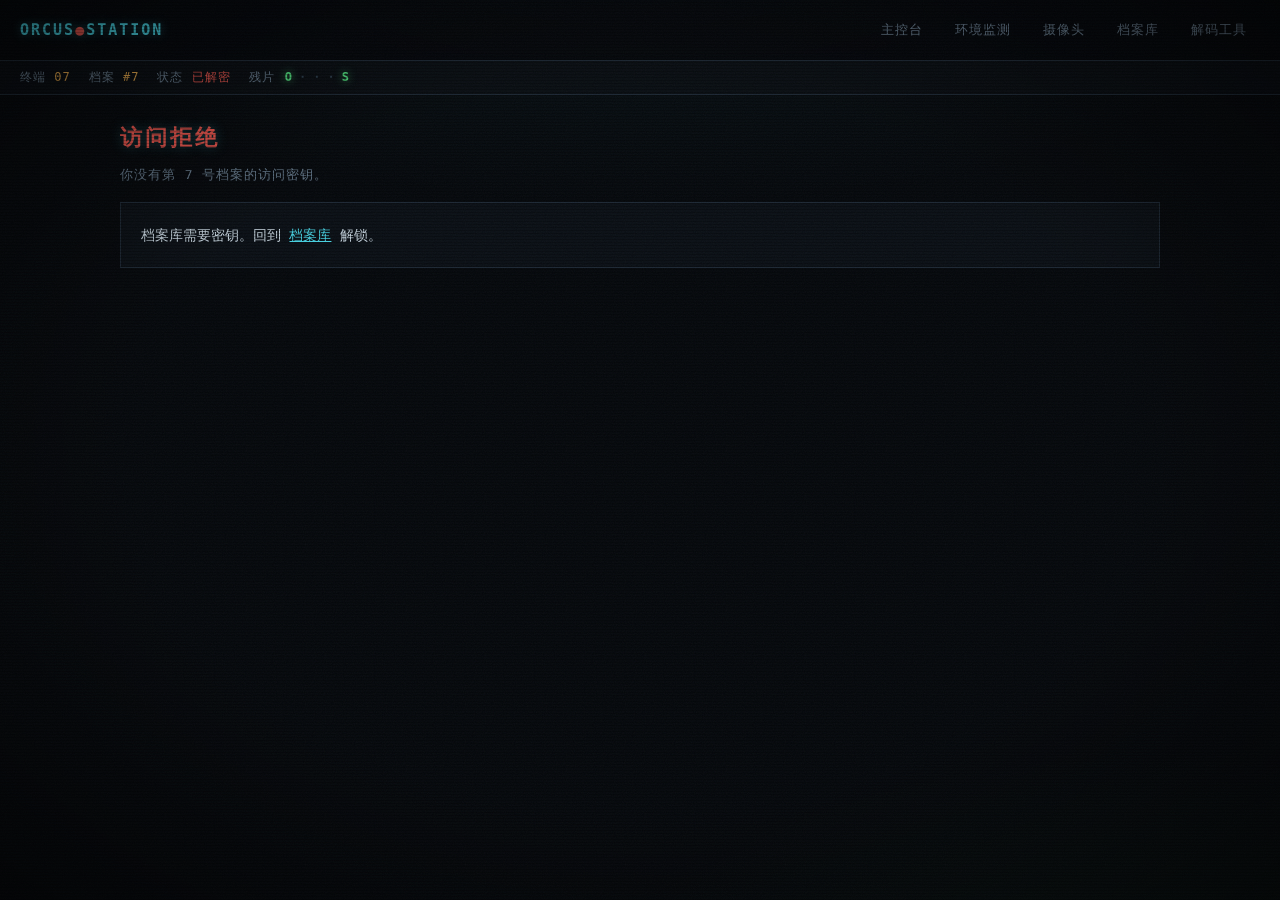
<file: final.html>
<!DOCTYPE html>
<html lang="zh-CN">
<head>
<meta charset="UTF-8">
<meta name="viewport" content="width=device-width, initial-scale=1.0">
<title>ORCUS STATION // 第 7 号档案</title>
<link rel="stylesheet" href="assets/style.css">
</head>
<body>
<div class="scanlines"></div>
<div class="vignette"></div>
<div class="noise"></div>

<header class="topbar">
  <span class="brand">ORCUS<span class="dot">●</span>STATION</span>
  <nav class="nav">
    <a href="index.html">主控台</a>
    <a href="climate.html">环境监测</a>
    <a href="cameras.html">摄像头</a>
    <a href="vault.html">档案库</a>
    <a href="decoder.html">解码工具</a>
  </nav>
</header>

<div class="statusbar">
  <span>终端 <b>07</b></span>
  <span>档案 <b class="amber">#7</b></span>
  <span>状态 <b class="bad">已解密</b></span>
  <span>残片 <span class="progress" data-progress></span></span>
</div>

<!-- 未授权访问 -->
<div id="denied" class="wrap" style="display:none;">
  <main>
    <h1 class="red">访问拒绝</h1>
    <p class="sub">你没有第 7 号档案的访问密钥。</p>
    <div class="panel">
      <div class="log">档案库需要密钥。回到 <a href="vault.html" class="cyan">档案库</a> 解锁。</div>
    </div>
  </main>
</div>

<!-- 已授权内容 -->
<div id="content" class="wrap" style="display:none;">
  <main>
    <h1>第 7 号档案 · 已解密</h1>
    <p class="sub">事件编号 ORCUS-07 · 保密级别：<span class="red">最高</span></p>

    <div class="panel">
      <div class="panel-title">档案正文</div>
      <div class="log">
        <div>位置：冰层下方约 <span class="cyan">40 米</span></div>
        <div>现象：持续、规律的低频敲击</div>
        <div>结构：<span class="amber">符合摩尔斯电码</span></div>
        <div>内容：反复重复 <span class="red">同一个词</span></div>
        <div>结论：<span class="red">敲击声来自冰层内部。没有已知的自然解释。</span></div>
      </div>
    </div>

    <div class="panel">
      <div class="panel-title">第 7 号档案 · 完整说明</div>
      <div class="log">
        <div>这份档案不是技术资料。它是一个决定：有人从一开始就决定，把奥库斯站的真正用途藏在密码后面。</div>
        <div>那口「深渊湖」底下，到底敲的是什么，档案里没有写。只写了一句被反复批注的话：</div>
        <div class="cyan" style="margin:10px 0;">「它不只记录声音。它在等一个回应。」</div>
        <div>科瓦奇听见了。所以他下去了。现在，轮到你站在终端前面——</div>
        <div class="red" style="margin-top:6px;">如果你把名字输进去，它就会学着敲你。</div>
      </div>
    </div>

    <div class="panel">
      <div class="panel-title">致第一个读到这份档案的人</div>
      <div class="log">
        <div>如果你还在继续读，说明你已经走了很远——从那条被涂改的日志，一路走到这里。</div>
        <div>我只是一个守在终端前的普通值班员。最初，我以为这只是一次例行的设备故障。后来我发现，我真正守着的，不是设备，是这整座站地下那道看不见的缝。</div>
        <div>我把能写的东西都留在各个页面上了：气象记录里藏着我们去过的每一个地方，职员档案里是那些一起熬过极夜的同伴，通讯记录里是我们最后的声音。</div>
        <div>科瓦奇走之前对我说，他听见那东西在叫他名字。我到现在都不确定，那是幻觉，还是真的。</div>
        <div class="red" style="margin-top:6px;">——可现在我听见它在敲你的名字了。所以我把这份档案留给你，是想让你自己决定：要不要回应。</div>
        <div class="faint" style="margin-top:6px;">如果你决定不回应，那就把它关掉，当作什么都没发生过。你已经知道该怎么做了。</div>
      </div>
    </div>

    <div class="panel">
      <div class="panel-title">音频分析终端</div>
      <div class="log" style="margin-bottom:14px;">
        <div class="dim">输入你的名字。终端将按档案记录的节奏模拟冰层下方的敲击。</div>
        <div class="faint">短音 = 点 · 长音 = 划 · 仅支持英文字母 / 数字</div>
      </div>
      <input type="text" id="name" placeholder="你的名字（英文）" maxlength="24" autocomplete="off">
      <p style="margin-top:12px;">
        <button id="listen">▶ 听它敲</button>
      </p>
      <div class="msg" id="status"></div>
    </div>

    <div class="panel reveal" id="reveal">
      <div class="big">它敲的是……</div>
      <div class="big red" id="revealName" style="margin-top:6px;"></div>
      <div class="dim" style="margin-top:10px;">从你打开这个页面开始，它就在冰层下面，一下一下地，敲你的名字。</div>
    </div>

    <div class="panel reveal" id="finale">
      <div class="big red">不要回应。</div>
      <div class="dim" style="margin-top:10px;">关掉这个页面。现在。</div>
      <div class="faint" style="margin-top:6px;">—— 不然它会知道，你已经听见了。</div>
    </div>

    <div class="panel reveal" id="appendix">
      <div class="panel-title">附录 · 他们后来怎样</div>
      <div class="log">
        <div>如果你想弄清楚，站里剩下的五个人后来都说了些什么，</div>
        <div>去看<a href="testimony.html" class="cyan">幸存者证词</a>。—— 那份证词，官方说可以结案了。</div>
        <div class="faint" style="margin-top:6px;">但他们五个人说的，和档案里写的，一模一样。</div>
      </div>
    </div>

    <footer>
      <span>ORCUS STATION · archive #7</span>
      <span class="faint">do not respond</span>
    </footer>
  </main>
</div>

<script src="assets/app.js"></script>
<script>
  consoleEgg("你输入什么，它就敲什么。");

  const params = new URLSearchParams(location.search);
  const key = params.get("key") || "";

  async function main() {
    const h = await sha256Hex(key);
    if (h !== ORCUS_HASH) {
      document.getElementById("denied").style.display = "";
      return;
    }
    document.getElementById("content").style.display = "";
    init();
  }

  function init() {
    const nameInput = document.getElementById("name");
    const btn = document.getElementById("listen");
    const status = document.getElementById("status");
    const reveal = document.getElementById("reveal");
    const revealName = document.getElementById("revealName");
    const finale = document.getElementById("finale");

    btn.addEventListener("click", async function () {
      const raw = nameInput.value.trim();
      const upper = raw.toUpperCase();
      if (!upper) { nameInput.focus(); return; }
      if (!/^[A-Z0-9 ]+$/.test(upper)) {
        status.className = "msg err";
        status.textContent = "只能使用英文字母、数字和空格。";
        return;
      }

      btn.disabled = true;
      status.className = "msg";
      status.textContent = "正在监听冰层下方……";

      try {
        const dur = await playMorse(upper);
        await new Promise(function (r) { setTimeout(r, Math.max(300, dur * 1000) + 500); });
        revealName.textContent = raw;
        reveal.classList.add("show");
        status.className = "msg ok";
        status.textContent = "录音结束。你已经听见了。";

        setTimeout(function () {
          finale.classList.add("show");
          var appendix = document.getElementById("appendix");
          if (appendix) appendix.classList.add("show");
          document.querySelector(".noise").style.opacity = "0.14";
          document.body.classList.add("glitch");
        }, 1800);
      } catch (e) {
        status.className = "msg err";
        status.textContent = "音频初始化失败：" + e.message;
      } finally {
        btn.disabled = false;
      }
    });
  }

  main();
</script>
</body>
</html>
</file>
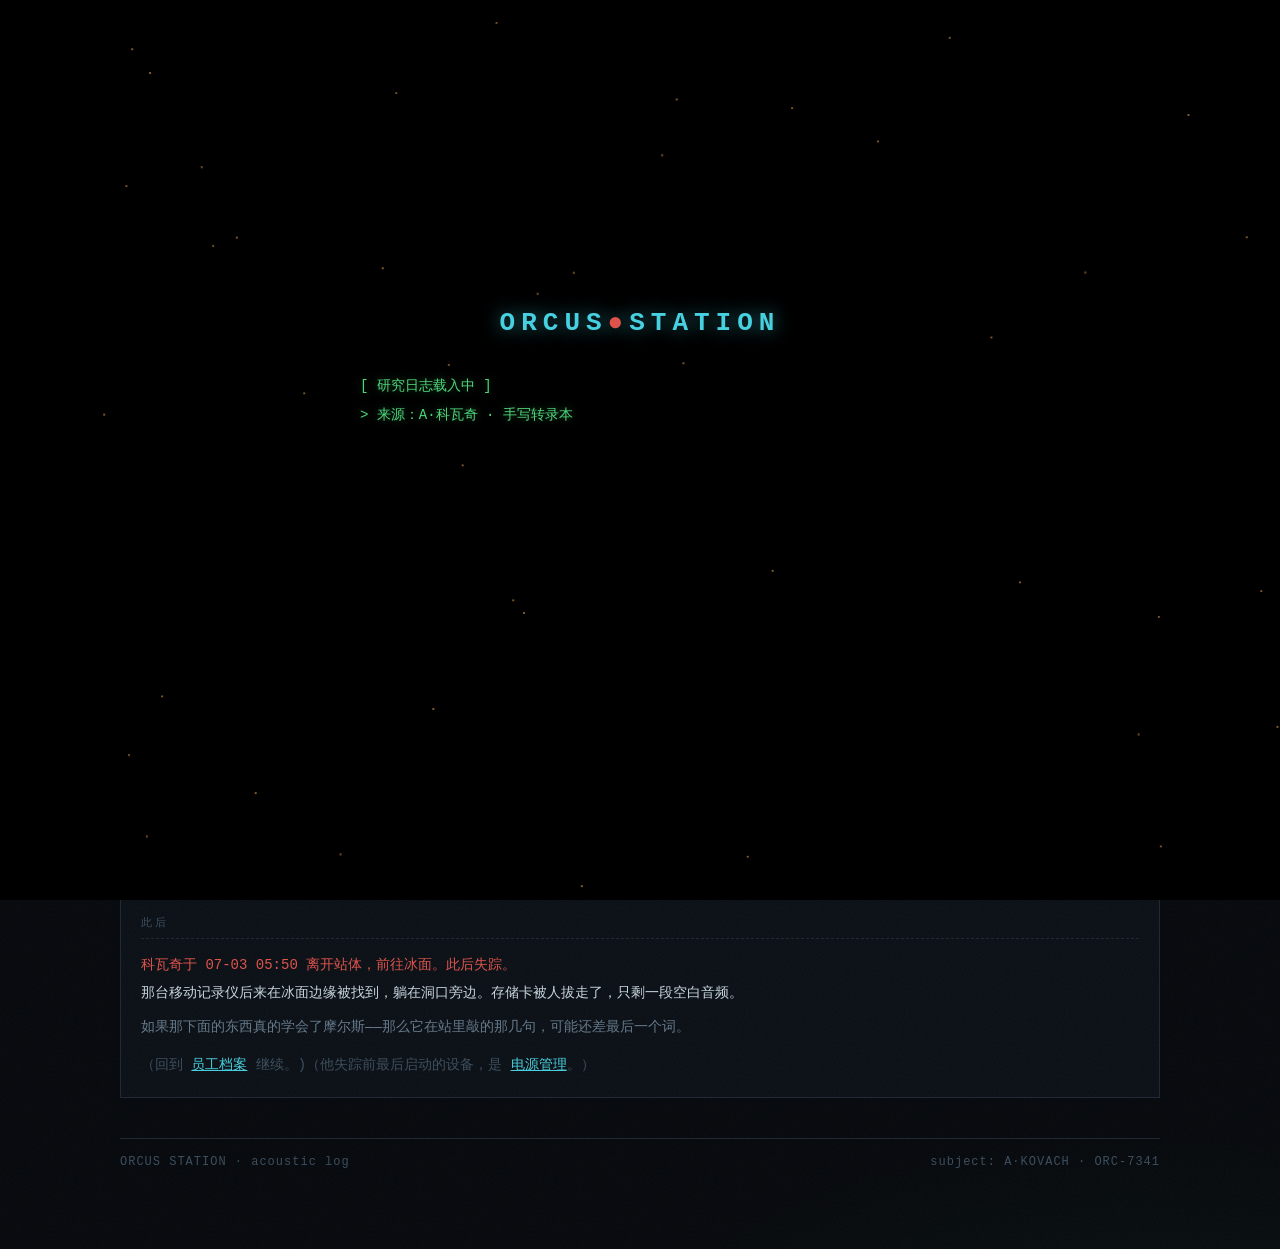
<file: kovach.html>
<!DOCTYPE html>
<html lang="zh-CN">
<head>
<meta charset="UTF-8">
<meta name="viewport" content="width=device-width, initial-scale=1.0">
<title>ORCUS STATION // 科瓦奇的声学日志</title>
<link rel="stylesheet" href="assets/style.css">
<style>
  .log-entry { border-left: 2px solid var(--line2); padding-left: 14px; margin: 14px 0; }
  .log-entry .date { color: var(--cyan); letter-spacing: 2px; font-size: 12px; }
  .log-entry .body { margin-top: 4px; line-height: 1.9; }
  .warn { color: var(--red); }
</style>
</head>
<body class="locked">
<div id="boot">
  <canvas id="bootCanvas"></canvas>
  <div class="boot-center">
    <div class="boot-logo" id="bootLogo"></div>
    <div class="boot-term" id="bootTerm"></div>
    <button id="bootEnter" class="boot-btn" style="display:none;"></button>
    <div class="boot-hint" id="bootHint" style="display:none;"></div>
  </div>
</div>
<div class="scanlines"></div>
<div class="vignette"></div>
<div class="noise"></div>

<header class="topbar">
  <span class="brand">ORCUS<span class="dot">●</span>STATION</span>
  <nav class="nav">
    <a href="index.html">主控台</a>
    <a href="climate.html">环境监测</a>
    <a href="cameras.html">摄像头</a>
    <a href="vault.html">档案库</a>
    <a href="decoder.html">解码工具</a>
  </nav>
</header>

<div class="statusbar">
  <span>终端 <b>07</b></span>
  <span>档案 <b class="amber">研究日志</b></span>
  <span>作者 <b>A·科瓦奇</b></span>
  <span>系统时间 <b>00:00:00</b></span>
  <span>残片 <span class="progress" data-progress></span></span>
</div>

<main class="wrap">
  <h1>A·科瓦奇 · 声学研究日志</h1>
  <p class="sub">声学工程师 · 工号 ORC-7341 · 驻站期间手动转录 · <span class="red">末篇时间：失踪当日</span></p>

  <div class="panel">
    <div class="panel-title">发现 · 第一天</div>
    <div class="log">
      <div>调取 07 号传感器的数据时，我没敢立刻相信自己的眼睛。</div>
      <div>它不是一个「噪声」，是一串有间隔的敲击。短、短、长、短……我用笔在纸上描了一遍，越描越整齐。</div>
      <div class="dim" style="margin-top:6px;">我把这一段误当成湖冰的自然收缩。但我心里那根弦，已经绷起来了。</div>
    </div>
  </div>

  <div class="panel">
    <div class="panel-title">逐日转录 · 拷录自科瓦奇的手写本</div>
    <div class="log-entry">
      <div class="date">· 07-01</div>
      <div class="body">敲击频率稳定。我把莫尔斯对照表拿出来，想试着翻。翻到第三个词我就停了——它像是在学我们呼叫站的呼号。我告诉自己，这只是巧合。</div>
    </div>
    <div class="log-entry">
      <div class="date">· 07-02</div>
      <div class="body">林德伯格让我写个正式报告。我写了一半就删掉重写。报告里我不能说「它可能有意识」。可我真的这么觉得。它就活在冰下面四十米，一下一下，等我们回应。</div>
    </div>
    <div class="log-entry">
      <div class="date">· 07-02 · 夜</div>
      <div class="body">我把波形调成了可视。那些长音短音自动排成四个字符：<span class="cyan">S H U V R Q Q H O</span>。看着像乱码，可我知道这不是乱码。它是有意为之的。</div>
    </div>
    <div class="log-entry">
      <div class="date">· 07-03 · 04:00</div>
      <div class="body">CAM-03 凌晨 03:33:33 拍到冰面异常。那不是冰裂。裂冰不会有一道那么齐的缝。那像是……有东西在冰下面，贴着冰面往上「看」。</div>
    </div>
    <div class="log-entry">
      <div class="date">· 07-03 · 05:40</div>
      <div class="body">我做了决定。我要下去。带上移动记录仪，把它敲的每一段都录下来。如果真有人叫我名字，我得亲耳听一次，才知道是不是幻觉。</div>
    </div>
    <div class="log-entry">
      <div class="date">· 07-03 · 05:50</div>
      <div class="body">最后一行。字迹开始抖：</div>
      <div class="warn" style="margin:8px 0;">「它一直在叫我。它叫的不是我的工号。它叫的是我名字里，那个我从来没有告诉过它的字。」</div>
    </div>
  </div>

  <div class="panel">
    <div class="panel-title">此后</div>
    <div class="log">
      <div class="red">科瓦奇于 07-03 05:50 离开站体，前往冰面。此后失踪。</div>
      <div>那台移动记录仪后来在冰面边缘被找到，躺在洞口旁边。存储卡被人拔走了，只剩一段空白音频。</div>
      <div class="dim" style="margin-top:6px;">如果那下面的东西真的学会了摩尔斯——那么它在站里敲的那几句，可能还差最后一个词。</div>
      <div class="faint" style="margin-top:10px;">（回到 <a href="personnel.html" class="cyan">员工档案</a> 继续。)（他失踪前最后启动的设备，是 <a href="power.html" class="cyan">电源管理</a>。）</div>
    </div>
  </div>

  <footer>
    <span>ORCUS STATION · acoustic log</span>
    <span class="faint">subject: A·KOVACH · ORC-7341</span>
  </footer>
</main>

<script src="assets/app.js"></script>
<script>
  consoleEgg("它学会的是你名字里，那个你没告诉过任何人的字。");
</script>
<script>
  initBoot({
  "key": "orcus.boot.kovach",
  "lines": [
    "[ 研究日志载入中 ]",
    "> 来源：A·科瓦奇 · 手写转录本",
    "> 工号：ORC-7341 · 声学工程师",
    "> 末篇同步时间：07-03 05:50",
    "> 一篇越写越短、越写越抖的日记。"
  ],
  "button": "▶ 阅读日志",
  "hint": "RESEARCH LOG RESTORED",
  "effect": "crack",
  "tone": 61
});
</script>
</body>
</html>
</file>
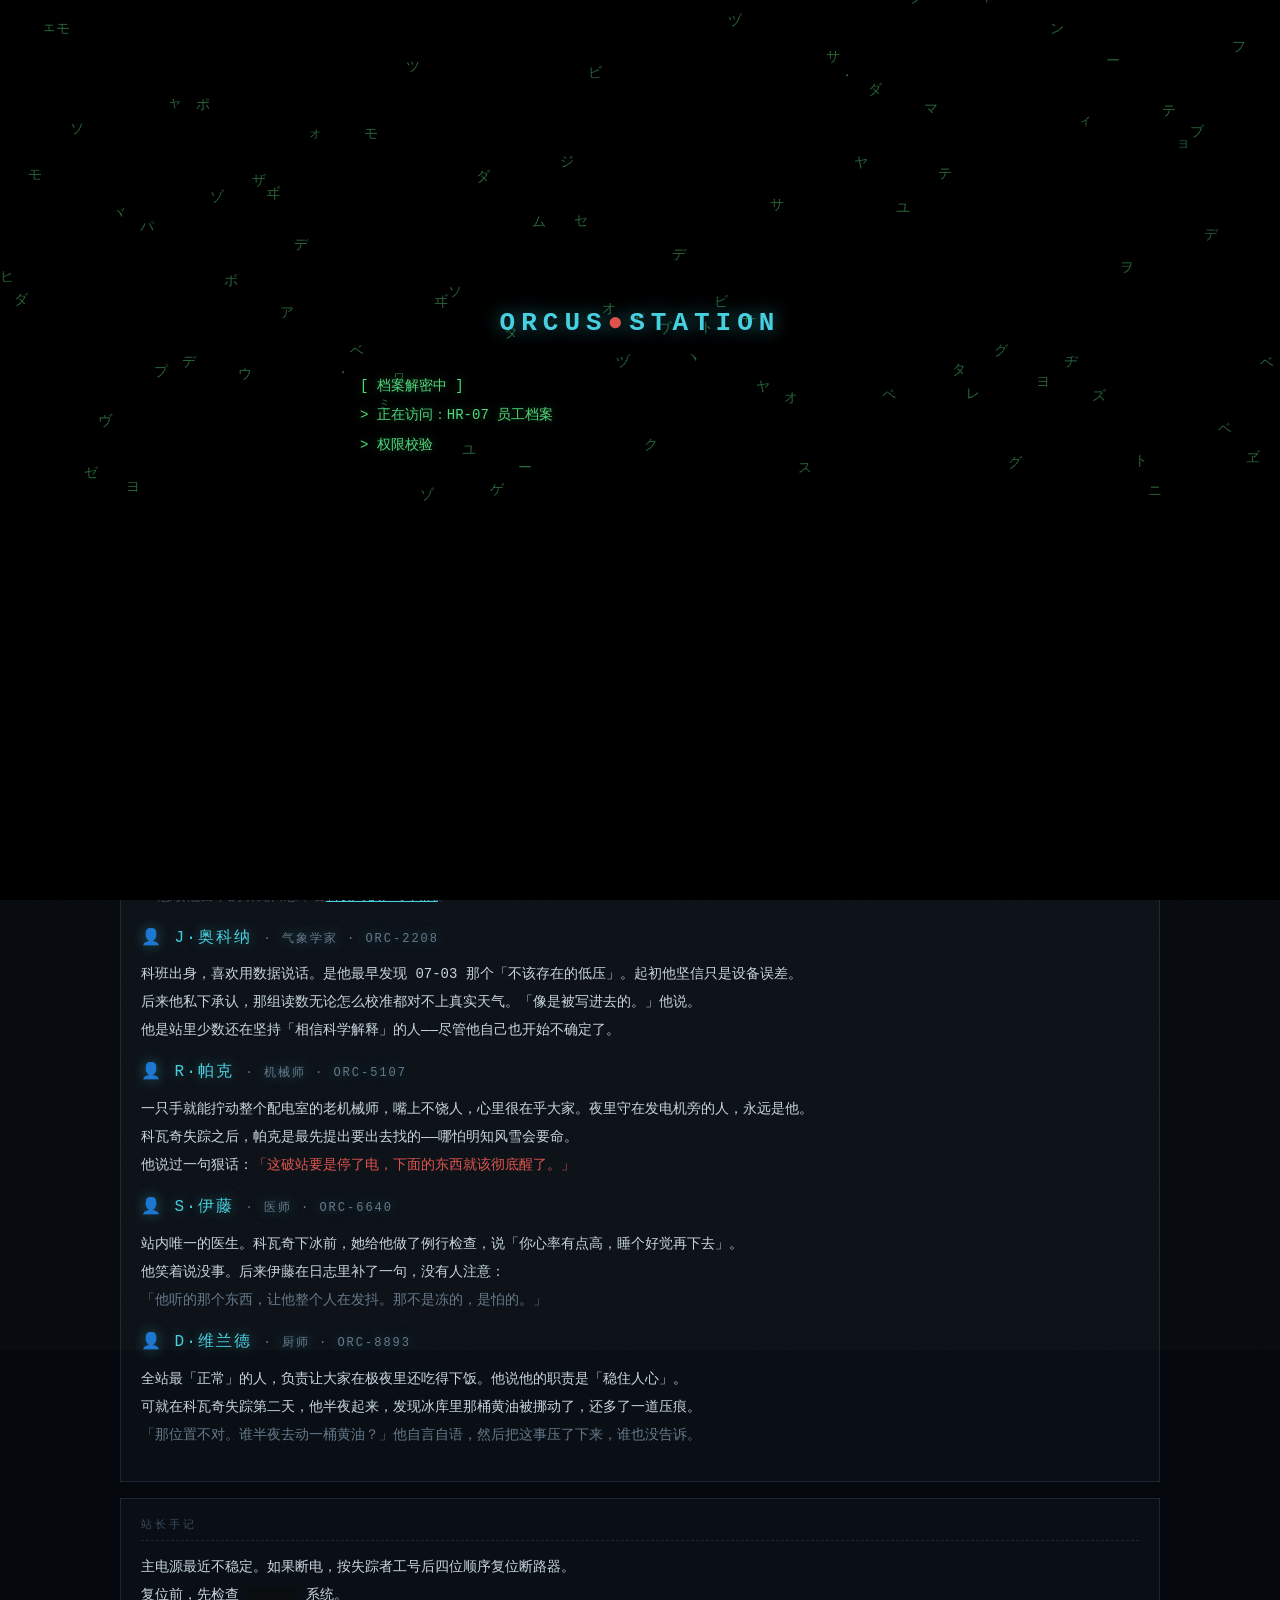
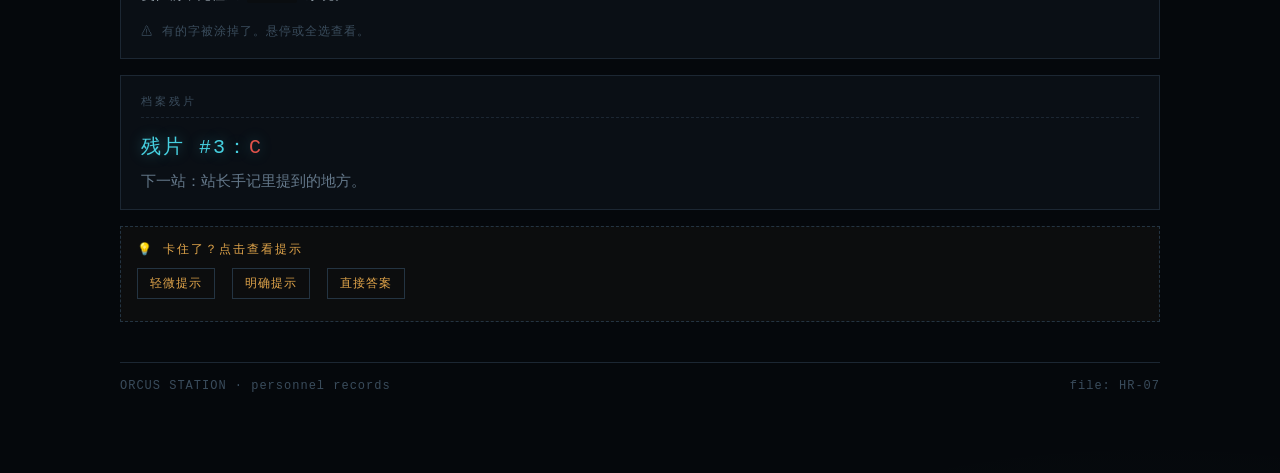
<file: personnel.html>
<!DOCTYPE html>
<html lang="zh-CN">
<head>
<meta charset="UTF-8">
<meta name="viewport" content="width=device-width, initial-scale=1.0">
<title>ORCUS STATION // 员工档案</title>
<link rel="stylesheet" href="assets/style.css">
</head>
<body class="locked">
<div id="boot">
  <canvas id="bootCanvas"></canvas>
  <div class="boot-center">
    <div class="boot-logo" id="bootLogo"></div>
    <div class="boot-term" id="bootTerm"></div>
    <button id="bootEnter" class="boot-btn" style="display:none;"></button>
    <div class="boot-hint" id="bootHint" style="display:none;"></div>
  </div>
</div>
<div class="scanlines"></div>
<div class="vignette"></div>
<div class="noise"></div>

<header class="topbar">
  <span class="brand">ORCUS<span class="dot">●</span>STATION</span>
  <nav class="nav">
    <a href="index.html">主控台</a>
    <a href="climate.html">环境监测</a>
    <a href="cameras.html">摄像头</a>
    <a href="vault.html">档案库</a>
    <a href="decoder.html">解码工具</a>
  </nav>
</header>

<div class="statusbar">
  <span>终端 <b>07</b></span>
  <span>档案 <b>HR-07</b></span>
  <span>在岗 <b>5 / 6</b></span>
  <span>系统时间 <b>00:00:00</b></span>
  <span>残片 <span class="progress" data-progress></span></span>
</div>

<main class="wrap">
  <h1>员工档案</h1>
  <p class="sub">奥库斯站驻站人员 · <span class="red">1 人失踪</span></p>

  <div class="panel">
    <div class="panel-title">花名册</div>
    <div class="table-wrap">
      <table>
        <thead><tr><th>姓名</th><th>工号</th><th>岗位</th><th>状态</th></tr></thead>
        <tbody>
          <tr><td>M·林德伯格</td><td>ORC-0192</td><td>站长</td><td class="green">在岗</td></tr>
          <tr class="anomaly"><td>A·科瓦奇</td><td>ORC-7341</td><td>声学工程师</td><td>失踪</td></tr>
          <tr><td>J·奥科纳</td><td>ORC-2208</td><td>气象学家</td><td class="green">在岗</td></tr>
          <tr><td>R·帕克</td><td>ORC-5107</td><td>机械师</td><td class="green">在岗</td></tr>
          <tr><td>S·伊藤</td><td>ORC-6640</td><td>医师</td><td class="green">在岗</td></tr>
          <tr><td>D·维兰德</td><td>ORC-8893</td><td>厨师</td><td class="green">在岗</td></tr>
        </tbody>
      </table>
    </div>
    <div class="hint">失踪者是声学工程师。记住他工号的后四位。</div>
  </div>

  <div class="panel">
    <div class="panel-title">职员档案 · 驻站人员全录</div>

    <div style="margin: 14px 0;">
      <div class="big" style="font-size:16px;">👤 M·林德伯格 <span class="dim" style="font-size:12px;">· 站长 · ORC-0192</span></div>
      <div class="log" style="margin-top:8px;">
        <div>驻站第三季的老站长。做事周全，说话很少。建站那次他就在场，可以说是看着「那口湖」被发现的人。</div>
        <div>他的作风是「一切照章办事」。所以当科瓦奇提出要下冰的时候，他本能地反对——但最后还是放行了。</div>
        <div>有人觉得林德伯格心里其实清楚很多事。他只是不说。他手记里反复提到「<a href="power.html" class="cyan">POWER</a>」，像是在提醒什么。</div>
      </div>
    </div>

    <div style="margin: 14px 0;">
      <div class="big" style="font-size:16px;">👤 A·科瓦奇 <span class="red" style="font-size:12px;">· 声学工程师 · ORC-7341 · 失踪</span></div>
      <div class="log" style="margin-top:8px;">
        <div>全站最懂「听」的人。他在冰下湖的监听项目上干了三个季度，比谁都清楚那下面的声音。</div>
        <div>同事说他越到后面越不对劲，整天抱着频谱图，嘴里念叨一些只有他自己懂的符号。</div>
        <div class="dim">失踪当日，他带走了那台移动记录仪，留下一句：<span class="red">「它一直在叫我名字。」</span></div>
        <div class="faint">· 想读他留下的研究日志，看<a href="kovach.html" class="cyan">科瓦奇的声学日志</a>。</div>
      </div>
    </div>

    <div style="margin: 14px 0;">
      <div class="big" style="font-size:16px;">👤 J·奥科纳 <span class="dim" style="font-size:12px;">· 气象学家 · ORC-2208</span></div>
      <div class="log" style="margin-top:8px;">
        <div>科班出身，喜欢用数据说话。是他最早发现 07-03 那个「不该存在的低压」。起初他坚信只是设备误差。</div>
        <div>后来他私下承认，那组读数无论怎么校准都对不上真实天气。「像是被写进去的。」他说。</div>
        <div>他是站里少数还在坚持「相信科学解释」的人——尽管他自己也开始不确定了。</div>
      </div>
    </div>

    <div style="margin: 14px 0;">
      <div class="big" style="font-size:16px;">👤 R·帕克 <span class="dim" style="font-size:12px;">· 机械师 · ORC-5107</span></div>
      <div class="log" style="margin-top:8px;">
        <div>一只手就能拧动整个配电室的老机械师，嘴上不饶人，心里很在乎大家。夜里守在发电机旁的人，永远是他。</div>
        <div>科瓦奇失踪之后，帕克是最先提出要出去找的——哪怕明知风雪会要命。</div>
        <div>他说过一句狠话：<span class="red">「这破站要是停了电，下面的东西就该彻底醒了。」</span></div>
      </div>
    </div>

    <div style="margin: 14px 0;">
      <div class="big" style="font-size:16px;">👤 S·伊藤 <span class="dim" style="font-size:12px;">· 医师 · ORC-6640</span></div>
      <div class="log" style="margin-top:8px;">
        <div>站内唯一的医生。科瓦奇下冰前，她给他做了例行检查，说「你心率有点高，睡个好觉再下去」。</div>
        <div>他笑着说没事。后来伊藤在日志里补了一句，没有人注意：</div>
        <div class="dim">「他听的那个东西，让他整个人在发抖。那不是冻的，是怕的。」</div>
      </div>
    </div>

    <div style="margin: 14px 0;">
      <div class="big" style="font-size:16px;">👤 D·维兰德 <span class="dim" style="font-size:12px;">· 厨师 · ORC-8893</span></div>
      <div class="log" style="margin-top:8px;">
        <div>全站最「正常」的人，负责让大家在极夜里还吃得下饭。他说他的职责是「稳住人心」。</div>
        <div>可就在科瓦奇失踪第二天，他半夜起来，发现冰库里那桶黄油被挪动了，还多了一道压痕。</div>
        <div class="dim">「那位置不对。谁半夜去动一桶黄油？」他自言自语，然后把这事压了下来，谁也没告诉。</div>
      </div>
    </div>
  </div>

  <div class="panel">
    <div class="panel-title">站长手记</div>
    <div class="log">
      <div>主电源最近不稳定。如果断电，按失踪者工号后四位顺序复位断路器。</div>
      <div>复位前，先检查 <span class="redacted">POWER</span> 系统。</div>
    </div>
    <div class="hint">⚠ 有的字被涂掉了。悬停或全选查看。</div>
  </div>

  <div class="panel">
    <div class="panel-title">档案残片</div>
    <div class="big">残片 #3：<span class="red">C</span></div>
    <div class="dim" style="margin-top:6px;">下一站：站长手记里提到的地方。</div>
  </div>

  <div class="hint-box">
    <div class="hint-head">💡 卡住了？点击查看提示</div>
    <button class="hint-btn" data-level="1">轻微提示</button>
    <button class="hint-btn" data-level="2">明确提示</button>
    <button class="hint-btn" data-level="3">直接答案</button>
    <div class="hint-text" data-level="1">有人失踪了。看看上面的职员档案，尤其声学工程师那一位。</div>
    <div class="hint-text" data-level="2">失踪者是声学工程师 A·科瓦奇，工号 ORC-7341。站长手记里被涂黑的字指向下一站。</div>
    <div class="hint-text" data-level="3">工号后四位 7341 用于电源页断路器；涂黑字是 POWER → /power.html。残片 #3 = C。</div>
  </div>

  <footer>
    <span>ORCUS STATION · personnel records</span>
    <span class="faint">file: HR-07</span>
  </footer>
</main>

<script src="assets/app.js"></script>
<script>
  consoleEgg("失踪者工号后四位：7341。涂黑的字指向下一站。");
  collectShard("C"); // 残片 #3
</script>
<script>
  initBoot({
  "key": "orcus.boot.personnel",
  "lines": [
    "[ 档案解密中 ]",
    "> 正在访问：HR-07 员工档案",
    "> 权限校验……通过",
    "> 解密进度：████████████ 100%",
    "> 6 名驻站人员。1 人失踪。"
  ],
  "button": "▶ 打开档案",
  "hint": "FILE DECRYPTED",
  "effect": "data",
  "tone": 42
});
</script>
</body>
</html>
</file>
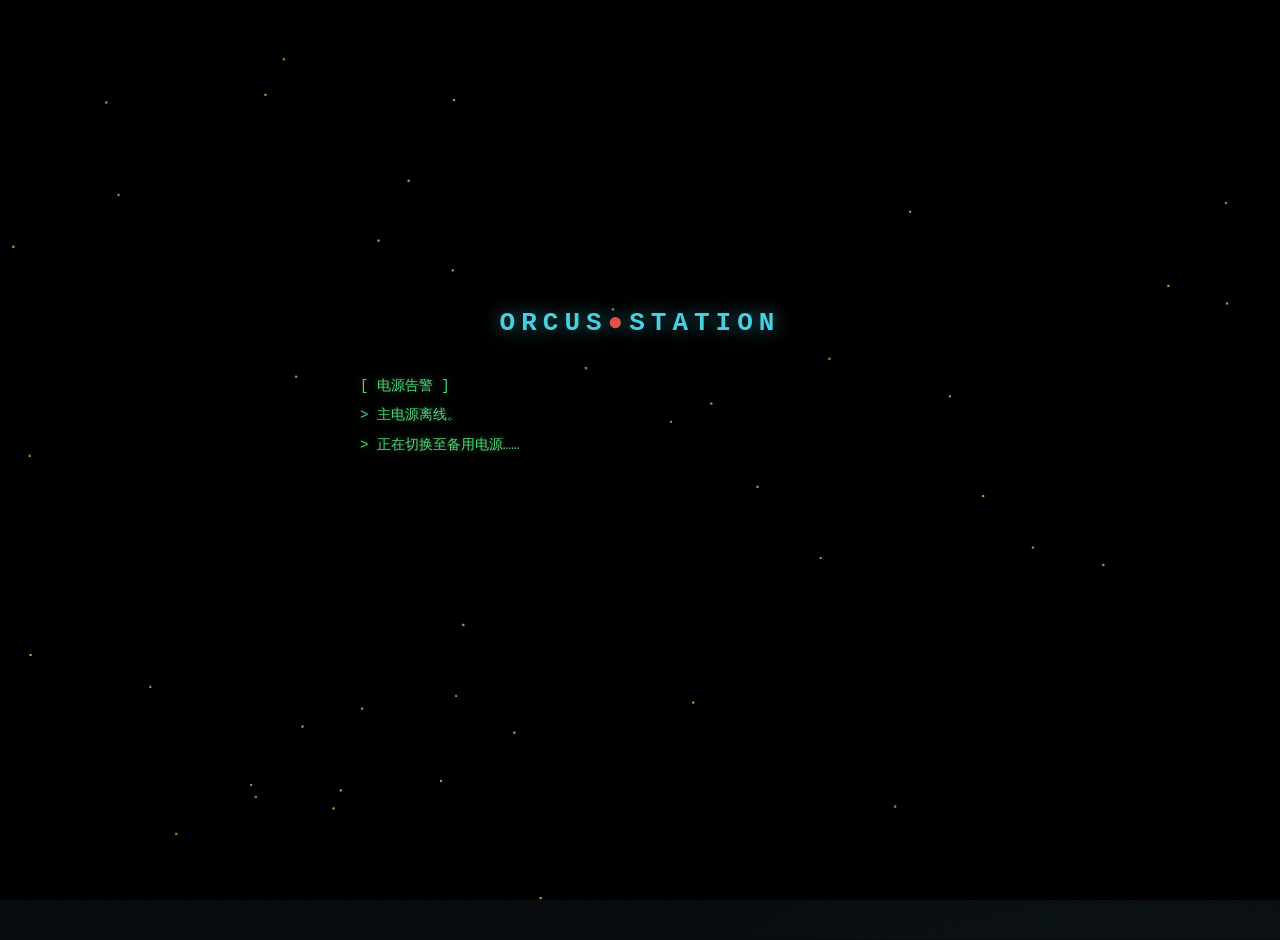
<file: power.html>
<!DOCTYPE html>
<html lang="zh-CN">
<head>
<meta charset="UTF-8">
<meta name="viewport" content="width=device-width, initial-scale=1.0">
<title>ORCUS STATION // 电源管理</title>
<link rel="stylesheet" href="assets/style.css">
<style>
  .breaker-row { display: flex; gap: 10px; margin: 12px 0; }
  .breaker {
    width: 56px; height: 72px; background: #0d1218; border: 1px solid var(--line2);
    display: flex; flex-direction: column; align-items: center; justify-content: center;
    color: var(--dim); font-size: 12px; letter-spacing: 1px; cursor: pointer;
    transition: all .12s; user-select: none;
  }
  .breaker .led { width: 10px; height: 10px; border-radius: 50%; background: #2a343e; margin-bottom: 8px; }
  .breaker.on { border-color: var(--green); color: var(--green); }
  .breaker.on .led { background: var(--green); box-shadow: 0 0 8px rgba(79,214,122,0.8); }
</style>
</head>
<body class="locked">
<div id="boot">
  <canvas id="bootCanvas"></canvas>
  <div class="boot-center">
    <div class="boot-logo" id="bootLogo"></div>
    <div class="boot-term" id="bootTerm"></div>
    <button id="bootEnter" class="boot-btn" style="display:none;"></button>
    <div class="boot-hint" id="bootHint" style="display:none;"></div>
  </div>
</div>
<div class="scanlines"></div>
<div class="vignette"></div>
<div class="noise"></div>

<header class="topbar">
  <span class="brand">ORCUS<span class="dot">●</span>STATION</span>
  <nav class="nav">
    <a href="index.html">主控台</a>
    <a href="climate.html">环境监测</a>
    <a href="cameras.html">摄像头</a>
    <a href="vault.html">档案库</a>
    <a href="decoder.html">解码工具</a>
  </nav>
</header>

<div class="statusbar">
  <span>终端 <b>07</b></span>
  <span>主电源 <b class="bad">离线</b></span>
  <span>备用电源 <b class="amber">68%</b></span>
  <span>系统时间 <b>00:00:00</b></span>
  <span>残片 <span class="progress" data-progress></span></span>
</div>

<main class="wrap">
  <h1>电源管理</h1>
  <p class="sub">主电源离线 · 需要按正确顺序复位断路器</p>

  <div class="panel">
    <div class="panel-title">断路器组 A</div>
    <div class="log dim">按顺序点击断路器，输入四位复位序列。</div>
    <div class="breaker-row">
      <div class="breaker" data-d="7"><span class="led"></span>7</div>
      <div class="breaker" data-d="3"><span class="led"></span>3</div>
      <div class="breaker" data-d="4"><span class="led"></span>4</div>
      <div class="breaker" data-d="1"><span class="led"></span>1</div>
      <div class="breaker" data-d="9"><span class="led"></span>9</div>
      <div class="breaker" data-d="0"><span class="led"></span>0</div>
    </div>
    <div style="margin-top:12px;">
      <span class="dim">已输入序列：</span><span class="cyan big" id="seq" style="font-size:20px; letter-spacing:6px;">____</span>
      <button id="clr" style="margin-left:12px;">清除</button>
      <button id="go" style="margin-left:8px;">复位</button>
    </div>
    <div class="msg" id="msg"></div>
  </div>

  <div class="panel">
    <div class="panel-title">电力日志 · 主电源离线前</div>
    <div class="log">
      <div><span class="ts">[07-03 · 22:10]</span>主电源第一次剧烈波动。照明的电压一度掉到危险值。</div>
      <div><span class="ts">[07-04 · 01:20]</span>帕克检修时发现，配电室的断路器组 A 里，有一路被「手动」断开过。他说没人动过它。</div>
      <div><span class="ts">[07-04 · 03:00]</span>备用电源顶上。主电源彻底离线。所有依赖主电的设备转入待机。</div>
      <div><span class="ts">[07-04 · 06:40]</span>帕克熬了一夜，把断路器组 A 翻来覆去看了好几遍，却没能复现正确时序。</div>
      <div class="dim" style="margin-top:6px;">站长手记里提过，应急复位的口令，藏在站里某个人身上——失踪者是声学工程师，工号后四位还记得吗？</div>
    </div>
  </div>

  <div class="panel" id="after" style="display:none;">
    <div class="panel-title">系统回执</div>
    <div class="log">
      <div>&gt; 主电源恢复。<span class="green">3 路断路器已闭合。</span></div>
      <div>&gt; 第 4 路断路器：<span class="red">未找到。</span></div>
      <div>&gt; 错误代码：<span class="amber">404</span></div>
      <div>&gt; 地址：<span class="cyan">/404.html</span></div>
      <div>&gt; 建议：检查那个「不存在」的页面。</div>
    </div>
  </div>

  <div class="panel" id="shard" style="display:none;">
    <div class="panel-title">档案残片</div>
    <div class="big">残片 #4：<span class="red">U</span></div>
    <div class="dim" style="margin-top:6px;">还剩最后一块。</div>
  </div>

  <div class="hint-box">
    <div class="hint-head">💡 卡住了？点击查看提示</div>
    <button class="hint-btn" data-level="1">轻微提示</button>
    <button class="hint-btn" data-level="2">明确提示</button>
    <button class="hint-btn" data-level="3">直接答案</button>
    <div class="hint-text" data-level="1">复位序列来自员工档案。</div>
    <div class="hint-text" data-level="2">失踪者工号后四位：7341。</div>
    <div class="hint-text" data-level="3">按 7-3-4-1 依次点击断路器 → 解锁 → 提示 404 → /404.html。残片 #4 = U。</div>
  </div>

  <footer>
    <span>ORCUS STATION · power management</span>
    <span class="faint">main breaker: OFFLINE</span>
  </footer>
</main>

<script src="assets/app.js"></script>
<script>
  consoleEgg("复位序列 = 失踪者工号后四位。");
  collectShard("U"); // 残片 #4
  const TARGET = "7341";
  let seq = "";
  const seqEl = document.getElementById("seq");
  const msg = document.getElementById("msg");
  const breakers = document.querySelectorAll(".breaker");

  function renderSeq() { seqEl.textContent = (seq + "____").slice(0, 4); }
  function renderLeds() {
    breakers.forEach(function (b) {
      const on = seq.includes(b.dataset.d);
      b.classList.toggle("on", on);
    });
  }

  breakers.forEach(function (b) {
    b.addEventListener("click", function () {
      if (seq.length >= 4) return;
      seq += b.dataset.d;
      renderSeq(); renderLeds();
      if (seq.length === 4) {
        if (seq === TARGET) {
          msg.className = "msg ok";
          msg.textContent = "复位成功。";
          document.getElementById("after").style.display = "";
          document.getElementById("shard").style.display = "";
        } else {
          msg.className = "msg err";
          msg.textContent = "复位失败。序列不正确。";
          setTimeout(function () { seq = ""; renderSeq(); renderLeds(); msg.className = "msg"; }, 700);
        }
      }
    });
  });

  document.getElementById("clr").addEventListener("click", function () {
    seq = ""; renderSeq(); renderLeds(); msg.className = "msg"; msg.textContent = "";
  });
  document.getElementById("go").addEventListener("click", function () {
    if (seq === TARGET) {
      msg.className = "msg ok"; msg.textContent = "复位成功。";
      document.getElementById("after").style.display = "";
      document.getElementById("shard").style.display = "";
    } else {
      msg.className = "msg err"; msg.textContent = "序列不正确。";
      setTimeout(function () { seq = ""; renderSeq(); renderLeds(); }, 700);
    }
  });
</script>
<script>
  initBoot({
  "key": "orcus.boot.power",
  "lines": [
    "[ 电源告警 ]",
    "> 主电源离线。",
    "> 正在切换至备用电源……",
    "> 备用电源：68%",
    "> 需要人工复位断路器。"
  ],
  "button": "▶ 进入电源面板",
  "hint": "MAIN BREAKER OFFLINE",
  "effect": "crack",
  "tone": 55
});
</script>
</body>
</html>
</file>
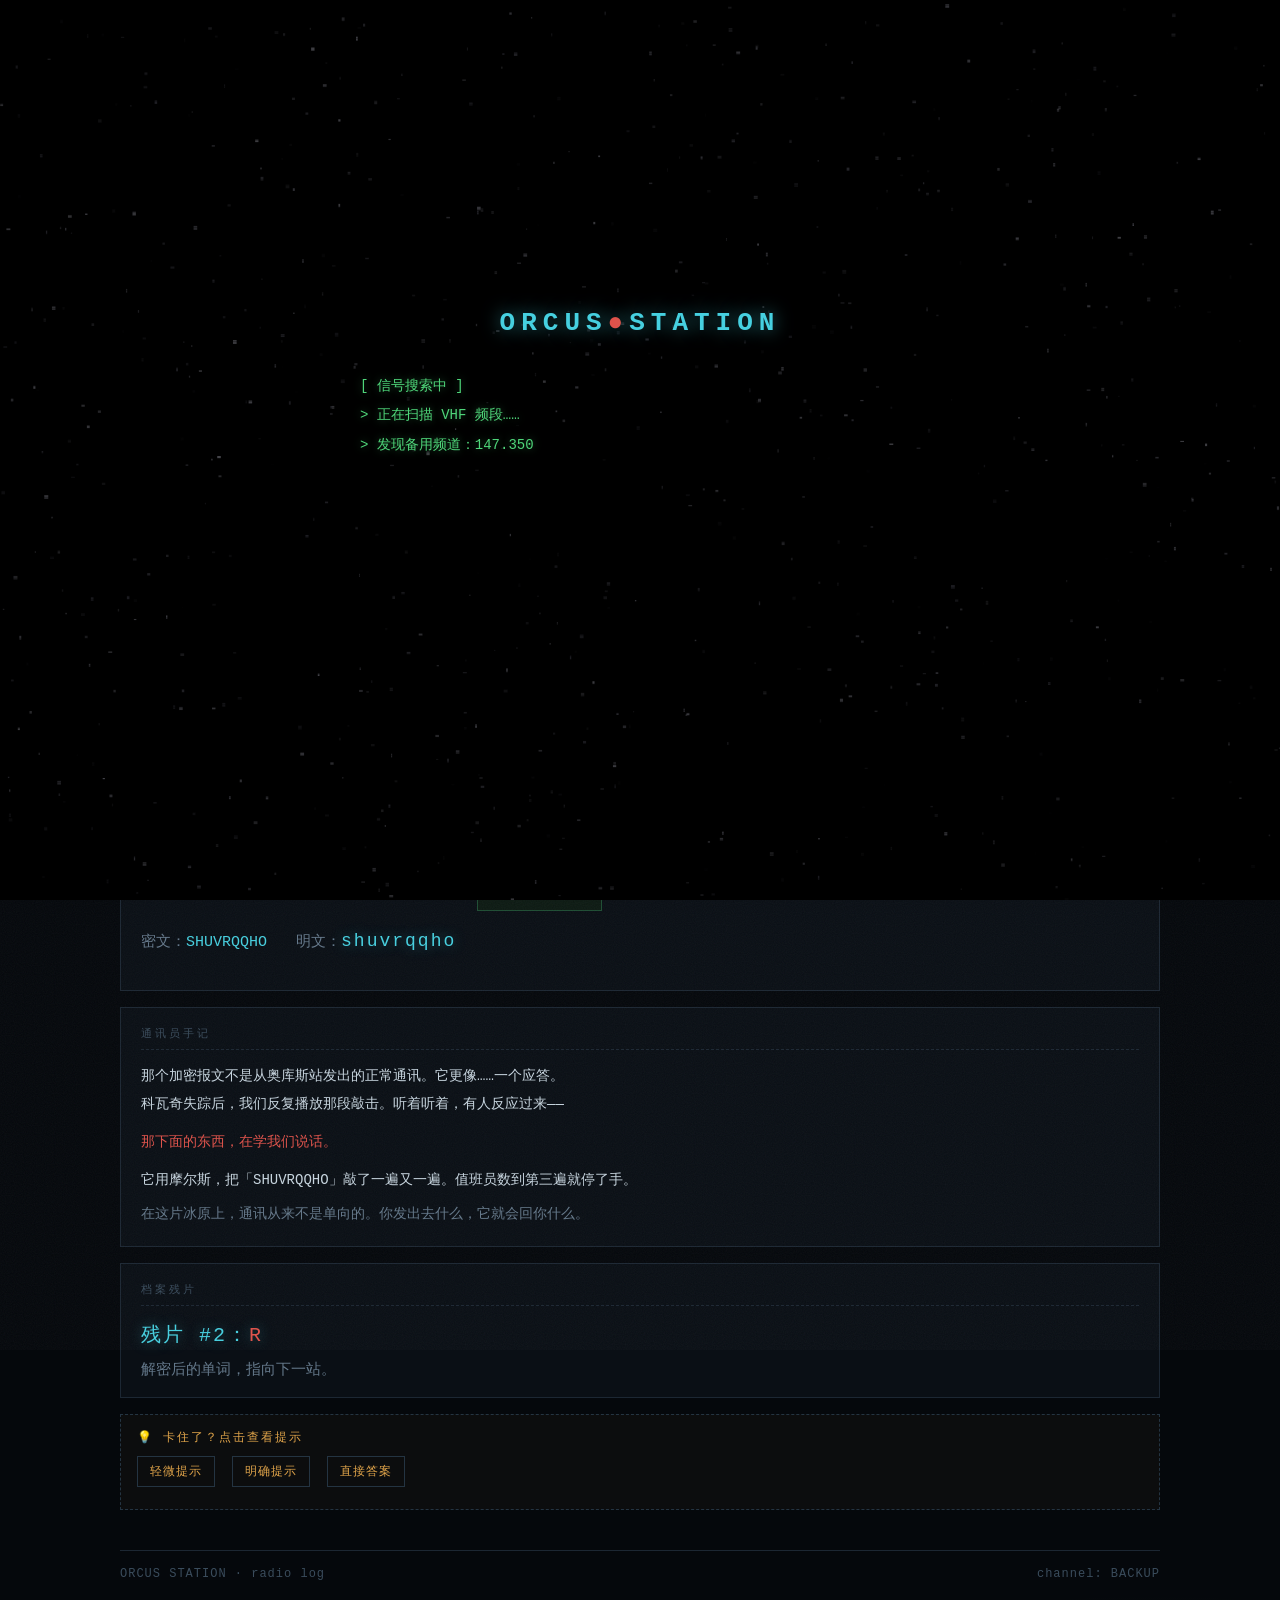
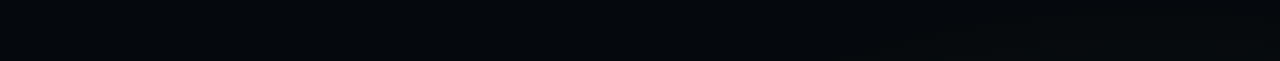
<file: radio.html>
<!DOCTYPE html>
<html lang="zh-CN">
<head>
<meta charset="UTF-8">
<meta name="viewport" content="width=device-width, initial-scale=1.0">
<title>ORCUS STATION // 通讯记录</title>
<link rel="stylesheet" href="assets/style.css">
</head>
<body class="locked">
<div id="boot">
  <canvas id="bootCanvas"></canvas>
  <div class="boot-center">
    <div class="boot-logo" id="bootLogo"></div>
    <div class="boot-term" id="bootTerm"></div>
    <button id="bootEnter" class="boot-btn" style="display:none;"></button>
    <div class="boot-hint" id="bootHint" style="display:none;"></div>
  </div>
</div>
<div class="scanlines"></div>
<div class="vignette"></div>
<div class="noise"></div>

<header class="topbar">
  <span class="brand">ORCUS<span class="dot">●</span>STATION</span>
  <nav class="nav">
    <a href="index.html">主控台</a>
    <a href="climate.html">环境监测</a>
    <a href="cameras.html">摄像头</a>
    <a href="vault.html">档案库</a>
    <a href="decoder.html">解码工具</a>
  </nav>
</header>

<div class="statusbar">
  <span>终端 <b>07</b></span>
  <span>频道 <b class="amber">VHF-备用</b></span>
  <span>信号 <b class="bad">中断</b></span>
  <span>系统时间 <b>00:00:00</b></span>
  <span>残片 <span class="progress" data-progress></span></span>
</div>

<main class="wrap">
  <h1>通讯记录</h1>
  <p class="sub">无线电日志 · 与麦克默多站的最后联络 · <span class="red">部分报文已加密</span></p>

  <div class="panel">
    <div class="panel-title">VHF 频道日志 · 与麦克默多站</div>
    <div class="log">
      <div><span class="ts">[07-02 · 09:00]</span>奥库斯站呼叫麦克默多站，例行点名，信号正常。</div>
      <div><span class="ts">[07-02 · 09:12]</span>麦克默多站：收到，奥库斯。你们那儿的天气怎么样？</div>
      <div><span class="ts">[07-02 · 09:14]</span>奥库斯站：还行。就是下面那口「湖」今天响得厉害。</div>
      <div><span class="ts">[07-02 · 09:16]</span>麦克默多站：……你们又提那个了。别理它不就完了。</div>
      <div><span class="ts">[07-03 · 06:30]</span>麦克默多站：请确认人员状态。奥库斯站？</div>
      <div><span class="ts">[07-03 · 06:45]</span>奥库斯站：<span class="red">A·科瓦奇未返回。重复，未返回。</span></div>
      <div><span class="ts">[07-03 · 06:47]</span>麦克默多站：他昨晚几点出去的？</div>
      <div><span class="ts">[07-03 · 06:50]</span>奥库斯站：05:50。他说去听清楚。带了移动记录仪。之后再没人见过他。</div>
      <div><span class="ts">[07-03 · 07:05]</span>麦克默多站：风雪太大，没法派救援。你们先从内部核实。别再往外走了。</div>
      <div><span class="ts">[07-03 · 21:00]</span>奥库斯站：我们把站里全翻遍了。他不在。主电源开始不稳。</div>
      <div><span class="ts">[07-04 · 08:00]</span>麦克默多站：我们已经把你们标记为「单边联系」。有消息随时喊。</div>
      <div><span class="ts">[07-04 · 22:40]</span>频道切换至备用频率。信号开始往下掉。</div>
      <div><span class="ts">[07-05 · 23:03]</span>收到加密报文：<span class="cyan">SHUVRQQHO</span></div>
      <div><span class="ts">[07-05 · 23:11]</span>报文重复：<span class="cyan">SHUVRQQHO SHUVRQQHO</span></div>
      <div><span class="ts">[07-05 · 23:59]</span><span class="red">通讯中断。</span></div>
      <div class="dim" style="margin-top:6px;">值班员在日志边缘潦草地写了一个「-3」。</div>
    </div>
  </div>

  <div class="panel">
    <div class="panel-title">报文解密器</div>
    <div class="log" style="margin-bottom:14px;">
      <div class="dim">这是凯撒密码：加密时每个字母被「挪」了若干位。把偏移滑块挪到正确的数值，密文就会变回有意义的单词。</div>
      <div class="dim">值班员留下的数字「-3」，就是正确的偏移量。</div>
    </div>
    <div style="display:flex; align-items:center; gap:12px; flex-wrap:wrap;">
      <span class="dim">偏移</span>
      <input type="range" id="shift" min="-25" max="25" value="0" style="width:220px;">
      <span class="cyan" id="shiftVal" style="min-width:40px;">0</span>
      <button id="autoDecode" style="margin-left:6px;">⚡ 自动破解</button>
    </div>
    <p style="margin-top:14px;">
      <span class="dim">密文：</span><span class="cyan">SHUVRQQHO</span>
      <span class="dim" style="margin-left:20px;">明文：</span><span class="green big" id="plain" style="font-size:18px;">SHUVRQQHO</span>
    </p>
  </div>

  <div class="panel">
    <div class="panel-title">通讯员手记</div>
    <div class="log">
      <div>那个加密报文不是从奥库斯站发出的正常通讯。它更像……一个应答。</div>
      <div>科瓦奇失踪后，我们反复播放那段敲击。听着听着，有人反应过来——</div>
      <div class="red" style="margin:10px 0;">那下面的东西，在学我们说话。</div>
      <div>它用摩尔斯，把「SHUVRQQHO」敲了一遍又一遍。值班员数到第三遍就停了手。</div>
      <div class="dim" style="margin-top:6px;">在这片冰原上，通讯从来不是单向的。你发出去什么，它就会回你什么。</div>
    </div>
  </div>

  <div class="panel">
    <div class="panel-title">档案残片</div>
    <div class="big">残片 #2：<span class="red">R</span></div>
    <div class="dim" style="margin-top:6px;">解密后的单词，指向下一站。</div>
  </div>

  <div class="hint-box">
    <div class="hint-head">💡 卡住了？点击查看提示</div>
    <button class="hint-btn" data-level="1">轻微提示</button>
    <button class="hint-btn" data-level="2">明确提示</button>
    <button class="hint-btn" data-level="3">直接答案</button>
    <div class="hint-text" data-level="1">值班员在日志边缘写了个「-3」。</div>
    <div class="hint-text" data-level="2">这是凯撒密码：把密文每个字母往前挪 3 位（偏移 -3）。也可以点「⚡ 自动破解」。</div>
    <div class="hint-text" data-level="3">SHUVRQQHO → personnel。去 /personnel.html。残片 #2 = R。</div>
  </div>

  <footer>
    <span>ORCUS STATION · radio log</span>
    <span class="faint">channel: BACKUP</span>
  </footer>
</main>

<script src="assets/app.js"></script>
<script>
  consoleEgg("凯撒，-3。SHUVRQQHO → personnel。");
  collectShard("R"); // 残片 #2
  const cipher = "SHUVRQQHO";
  function caesar(s, shift) {
    return s.split("").map(function (c) {
      if (/[A-Z]/.test(c)) return String.fromCharCode((c.charCodeAt(0) - 65 + shift + 26) % 26 + 97); // 输出小写
      return c;
    }).join("");
  }
  const shift = document.getElementById("shift");
  const shiftVal = document.getElementById("shiftVal");
  const plain = document.getElementById("plain");
  function update() {
    const s = +shift.value;
    shiftVal.textContent = s;
    plain.textContent = caesar(cipher, s); // 任意偏移都输出小写
  }
  shift.addEventListener("input", update);
  update();

  // 自动破解：直接设置正确的偏移 -3
  const autoBtn = document.getElementById("autoDecode");
  if (autoBtn) {
    autoBtn.addEventListener("click", function () {
      shift.value = -3;
      update();
      autoBtn.textContent = "✓ 已破解";
      autoBtn.disabled = true;
    });
  }
</script>
<script>
  initBoot({
  "key": "orcus.boot.radio",
  "lines": [
    "[ 信号搜索中 ]",
    "> 正在扫描 VHF 频段……",
    "> 发现备用频道：147.350 MHz",
    "> 信号弱。正在锁定……",
    "> 已截获一段加密报文。",
    "> 来源：奥库斯站 07 号终端"
  ],
  "button": "▶ 接入频道",
  "hint": "CHANNEL LOCKED — STAND BY",
  "effect": "static",
  "tone": 880
});
</script>
</body>
</html>
</file>
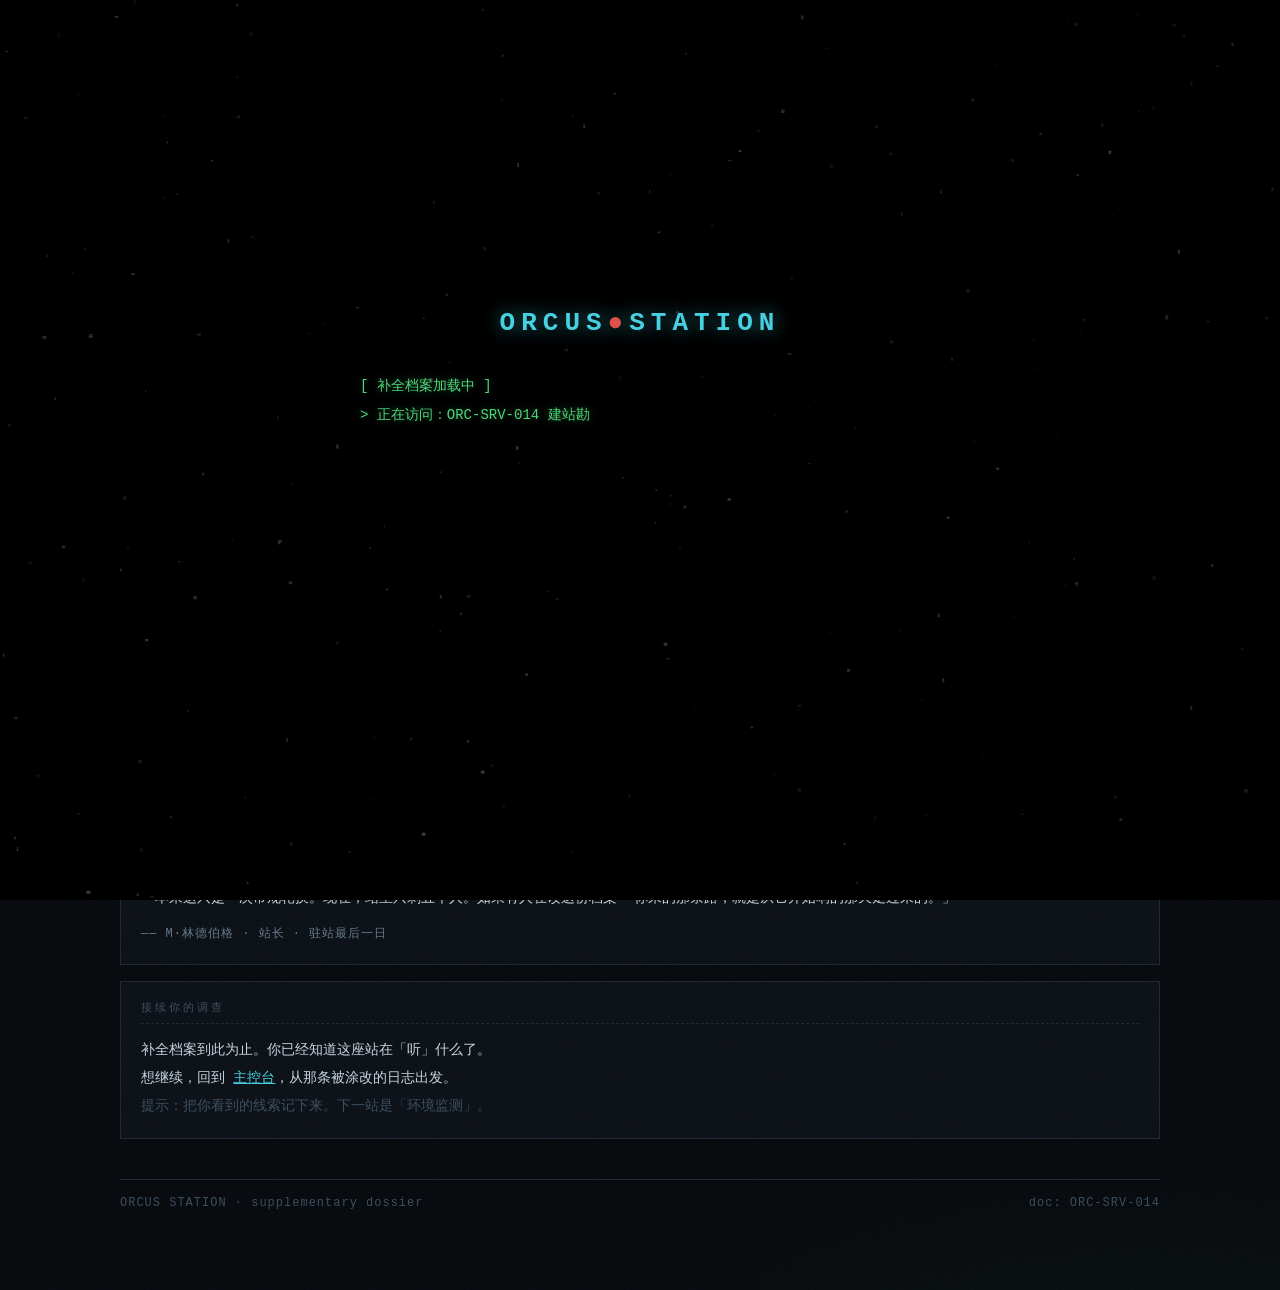
<file: survey.html>
<!DOCTYPE html>
<html lang="zh-CN">
<head>
<meta charset="UTF-8">
<meta name="viewport" content="width=device-width, initial-scale=1.0">
<title>ORCUS STATION // 补全档案 · 建站勘察</title>
<link rel="stylesheet" href="assets/style.css">
<style>
  .stamp { border: 1px solid var(--red); color: var(--red); padding: 4px 10px; font-size: 11px; letter-spacing: 2px; display: inline-block; margin-top: 6px; }
  .sign { color: var(--dim); font-size: 12px; letter-spacing: 1px; margin-top: 10px; }
</style>
</head>
<body class="locked">
<div id="boot">
  <canvas id="bootCanvas"></canvas>
  <div class="boot-center">
    <div class="boot-logo" id="bootLogo"></div>
    <div class="boot-term" id="bootTerm"></div>
    <button id="bootEnter" class="boot-btn" style="display:none;"></button>
    <div class="boot-hint" id="bootHint" style="display:none;"></div>
  </div>
</div>
<div class="scanlines"></div>
<div class="vignette"></div>
<div class="noise"></div>

<header class="topbar">
  <span class="brand">ORCUS<span class="dot">●</span>STATION</span>
  <nav class="nav">
    <a href="index.html">主控台</a>
    <a href="climate.html">环境监测</a>
    <a href="cameras.html">摄像头</a>
    <a href="vault.html">档案库</a>
    <a href="decoder.html">解码工具</a>
  </nav>
</header>

<div class="statusbar">
  <span>终端 <b>07</b></span>
  <span>档案 <b class="amber">补全档案</b></span>
  <span>级别 <b>内部</b></span>
  <span>系统时间 <b>00:00:00</b></span>
  <span>残片 <span class="progress" data-progress></span></span>
</div>

<main class="wrap">
  <h1>补全档案 · 建站勘察记录</h1>
  <p class="sub">文档编号 ORC-SRV-014 · 机密等级：内部 · <span class="red">部分章节已缺失</span></p>

  <div class="panel">
    <div class="panel-title">为什么建在「深渊湖」上</div>
    <div class="log">
      <div>本文档是奥库斯站建站年代最早的一批文件之一。开篇第一行是一段手写的批注：</div>
      <div class="cyan" style="margin:10px 0;">「这里不像其它选址。其它点是研究冰，只有这里——冰下面有一座活着的湖。我们要研究的不是冰，是湖。」</div>
      <div>勘察队在放射测量时发现，这个被称作「深渊湖」的冰下湖面积比预期大得多，且湖底地形极不规则，存在一条不断向深处延伸的裂隙。</div>
      <div>最让人在意的不是湖本身，而是它「发声」。那一年的地质雷达读取到一组持续、规律的低频反射，来源无法用任何已知地层结构解释。</div>
      <div>于是站点被定在这里。选址标准上写着四个字：<span class="red">「适合监听。」</span></div>
    </div>
  </div>

  <div class="panel">
    <div class="panel-title">声学阵列 · 07 号传感器</div>
    <div class="log">
      <div>站内布设了覆盖冰面的声学阵列。07 号传感器所在的位置，正对那条湖底裂隙的正上方。</div>
      <div>巡测人员记录过一段话：</div>
      <div class="dim" style="margin:10px 0; border-left:2px solid var(--line2); padding-left:10px;">「07 号听得最难。它记录的东西有间隙、有长短，像在被逐字念出来。我把波形打印出来看了一眼，后背全湿了。那东西是有结构的。」</div>
      <div>—— 这份记录在此处缺页。下一行只剩一行潦草的字：</div>
      <div class="red" style="margin:10px 0;">「千万别去数它敲了几下。」</div>
    </div>
    <div class="stamp">勘测员批注：以下内容未获授权存档</div>
  </div>

  <div class="panel">
    <div class="panel-title">站长补充说明</div>
    <div class="log">
      <div>补全档案的最后一页，是现任站长 林德伯格 的手迹。他写得很慢，很多句子被涂掉又重写：</div>
      <div class="dim" style="margin:10px 0; border-left:2px solid var(--line2); padding-left:10px;">「我们不知道那是什么。我们只知道它一直在下面，用同一种节奏，一遍一遍地。科瓦奇走之前跟我说，他觉得那下面有谁在等。」</div>
      <div>「本来这只是一次常规轮换。现在，站里只剩五个人。如果有人在读这份档案——你来的那条路，就是从它开始响的那天走过来的。」</div>
      <div class="sign">—— M·林德伯格 · 站长 · 驻站最后一日</div>
    </div>
  </div>

  <div class="panel">
    <div class="panel-title">接续你的调查</div>
    <div class="log">
      <div>补全档案到此为止。你已经知道这座站在「听」什么了。</div>
      <div>想继续，回到 <a href="index.html" class="cyan">主控台</a>，从那条被涂改的日志出发。</div>
      <div class="faint">提示：把你看到的线索记下来。下一站是「环境监测」。</div>
    </div>
  </div>

  <footer>
    <span>ORCUS STATION · supplementary dossier</span>
    <span class="faint">doc: ORC-SRV-014</span>
  </footer>
</main>

<script src="assets/app.js"></script>
<script>
  consoleEgg("他们不是第一批。湖底那道裂隙，早就有人盯着了。");
</script>
<script>
  initBoot({
  "key": "orcus.boot.survey",
  "lines": [
    "[ 补全档案加载中 ]",
    "> 正在访问：ORC-SRV-014 建站勘察记录",
    "> 权限……内部",
    "> 解密进度：██████████ 100%",
    "> 翻到第一页，你就知道他们为什么要在冰上听。"
  ],
  "button": "▶ 打开档案",
  "hint": "SURVEY RECORD DECRYPTED",
  "effect": "static",
  "tone": 73
});
</script>
</body>
</html>
</file>
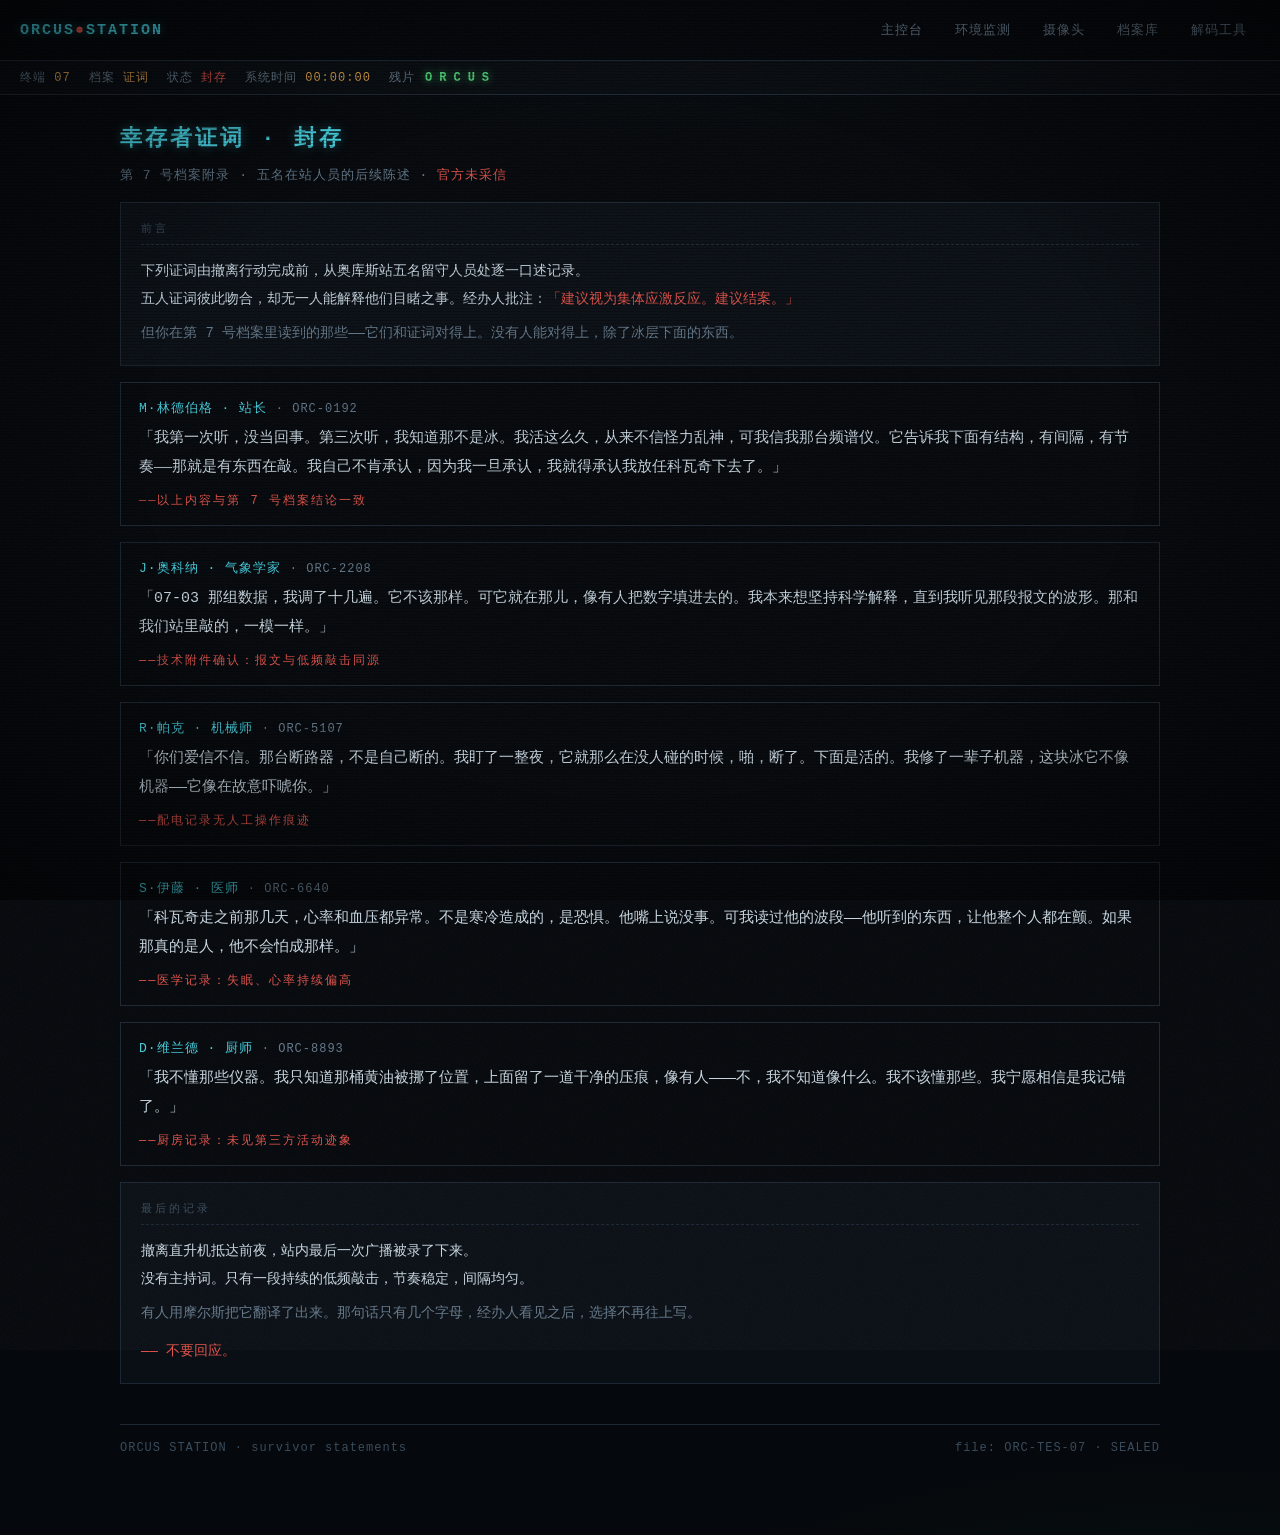
<file: testimony.html>
<!DOCTYPE html>
<html lang="zh-CN">
<head>
<meta charset="UTF-8">
<meta name="viewport" content="width=device-width, initial-scale=1.0">
<title>ORCUS STATION // 幸存者证词</title>
<link rel="stylesheet" href="assets/style.css">
<style>
  .statement { border: 1px solid var(--line); padding: 16px 18px; margin: 16px 0; }
  .statement .who { color: var(--cyan); letter-spacing: 1px; font-size: 13px; }
  .statement .who span { color: var(--dim); font-size: 12px; }
  .statement p { line-height: 1.9; margin: 8px 0 0; }
  .classified { color: var(--red); font-size: 12px; letter-spacing: 2px; margin-top: 10px; }
</style>
</head>
<body>
<div class="scanlines"></div>
<div class="vignette"></div>
<div class="noise"></div>

<header class="topbar">
  <span class="brand">ORCUS<span class="dot">●</span>STATION</span>
  <nav class="nav">
    <a href="index.html">主控台</a>
    <a href="climate.html">环境监测</a>
    <a href="cameras.html">摄像头</a>
    <a href="vault.html">档案库</a>
    <a href="decoder.html">解码工具</a>
  </nav>
</header>

<div class="statusbar">
  <span>终端 <b>07</b></span>
  <span>档案 <b class="amber">证词</b></span>
  <span>状态 <b class="bad">封存</b></span>
  <span>系统时间 <b>00:00:00</b></span>
  <span>残片 <span class="progress" data-progress></span></span>
</div>

<main class="wrap">
  <h1>幸存者证词 · 封存</h1>
  <p class="sub">第 7 号档案附录 · 五名在站人员的后续陈述 · <span class="red">官方未采信</span></p>

  <div class="panel">
    <div class="panel-title">前言</div>
    <div class="log">
      <div>下列证词由撤离行动完成前，从奥库斯站五名留守人员处逐一口述记录。</div>
      <div>五人证词彼此吻合，却无一人能解释他们目睹之事。经办人批注：<span class="red">「建议视为集体应激反应。建议结案。」</span></div>
      <div class="dim" style="margin-top:6px;">但你在第 7 号档案里读到的那些——它们和证词对得上。没有人能对得上，除了冰层下面的东西。</div>
    </div>
  </div>

  <div class="statement">
    <div class="who">M·林德伯格 · 站长 <span>· ORC-0192</span></div>
    <p>「我第一次听，没当回事。第三次听，我知道那不是冰。我活这么久，从来不信怪力乱神，可我信我那台频谱仪。它告诉我下面有结构，有间隔，有节奏——那就是有东西在敲。我自己不肯承认，因为我一旦承认，我就得承认我放任科瓦奇下去了。」</p>
    <div class="classified">——以上内容与第 7 号档案结论一致</div>
  </div>

  <div class="statement">
    <div class="who">J·奥科纳 · 气象学家 <span>· ORC-2208</span></div>
    <p>「07-03 那组数据，我调了十几遍。它不该那样。可它就在那儿，像有人把数字填进去的。我本来想坚持科学解释，直到我听见那段报文的波形。那和我们站里敲的，一模一样。」</p>
    <div class="classified">——技术附件确认：报文与低频敲击同源</div>
  </div>

  <div class="statement">
    <div class="who">R·帕克 · 机械师 <span>· ORC-5107</span></div>
    <p>「你们爱信不信。那台断路器，不是自己断的。我盯了一整夜，它就那么在没人碰的时候，啪，断了。下面是活的。我修了一辈子机器，这块冰它不像机器——它像在故意吓唬你。」</p>
    <div class="classified">——配电记录无人工操作痕迹</div>
  </div>

  <div class="statement">
    <div class="who">S·伊藤 · 医师 <span>· ORC-6640</span></div>
    <p>「科瓦奇走之前那几天，心率和血压都异常。不是寒冷造成的，是恐惧。他嘴上说没事。可我读过他的波段——他听到的东西，让他整个人都在颤。如果那真的是人，他不会怕成那样。」</p>
    <div class="classified">——医学记录：失眠、心率持续偏高</div>
  </div>

  <div class="statement">
    <div class="who">D·维兰德 · 厨师 <span>· ORC-8893</span></div>
    <p>「我不懂那些仪器。我只知道那桶黄油被挪了位置，上面留了一道干净的压痕，像有人———不，我不知道像什么。我不该懂那些。我宁愿相信是我记错了。」</p>
    <div class="classified">——厨房记录：未见第三方活动迹象</div>
  </div>

  <div class="panel">
    <div class="panel-title">最后的记录</div>
    <div class="log">
      <div>撤离直升机抵达前夜，站内最后一次广播被录了下来。</div>
      <div>没有主持词。只有一段持续的低频敲击，节奏稳定，间隔均匀。</div>
      <div class="dim" style="margin-top:6px;">有人用摩尔斯把它翻译了出来。那句话只有几个字母，经办人看见之后，选择不再往上写。</div>
      <div class="red" style="margin-top:10px;">—— 不要回应。</div>
    </div>
  </div>

  <footer>
    <span>ORCUS STATION · survivor statements</span>
    <span class="faint">file: ORC-TES-07 · SEALED</span>
  </footer>
</main>

<script src="assets/app.js"></script>
<script>
  consoleEgg("五个人说了同一件事：那下面有东西。");
</script>
</body>
</html>
</file>
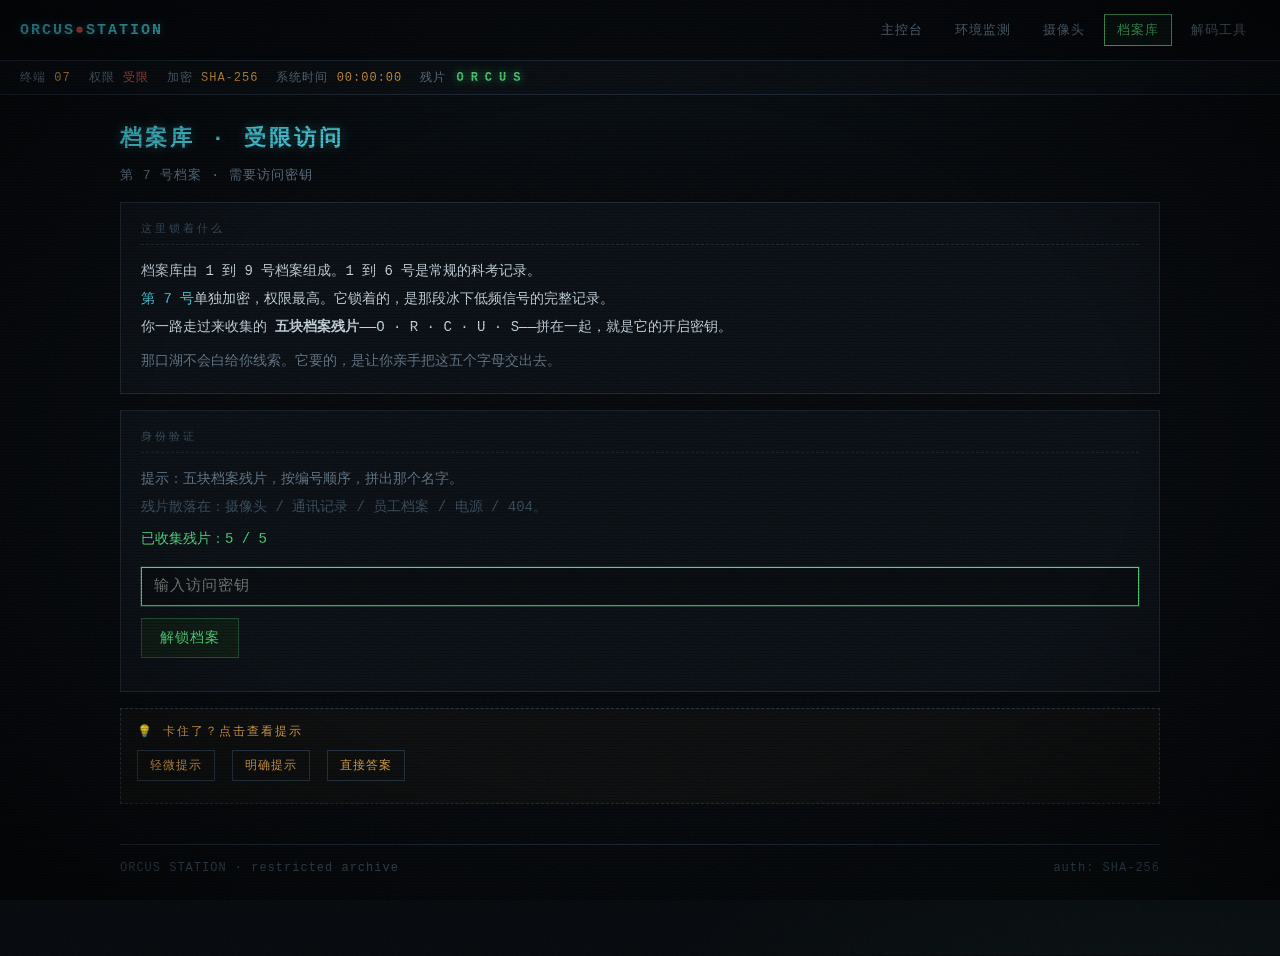
<file: vault.html>
<!DOCTYPE html>
<html lang="zh-CN">
<head>
<meta charset="UTF-8">
<meta name="viewport" content="width=device-width, initial-scale=1.0">
<title>ORCUS STATION // 档案库</title>
<link rel="stylesheet" href="assets/style.css">
</head>
<body>
<div class="scanlines"></div>
<div class="vignette"></div>
<div class="noise"></div>

<header class="topbar">
  <span class="brand">ORCUS<span class="dot">●</span>STATION</span>
  <nav class="nav">
    <a href="index.html">主控台</a>
    <a href="climate.html">环境监测</a>
    <a href="cameras.html">摄像头</a>
    <a href="vault.html" class="active">档案库</a>
    <a href="decoder.html">解码工具</a>
  </nav>
</header>

<div class="statusbar">
  <span>终端 <b>07</b></span>
  <span>权限 <b class="bad">受限</b></span>
  <span>加密 <b>SHA-256</b></span>
  <span>系统时间 <b>00:00:00</b></span>
  <span>残片 <span class="progress" data-progress></span></span>
</div>

<main class="wrap">
  <h1>档案库 · 受限访问</h1>
  <p class="sub">第 7 号档案 · 需要访问密钥</p>

  <div class="panel">
    <div class="panel-title">这里锁着什么</div>
    <div class="log">
      <div>档案库由 1 到 9 号档案组成。1 到 6 号是常规的科考记录。</div>
      <div><span class="cyan">第 7 号</span>单独加密，权限最高。它锁着的，是那段冰下低频信号的完整记录。</div>
      <div>你一路走过来收集的 <b>五块档案残片</b>——O · R · C · U · S——拼在一起，就是它的开启密钥。</div>
      <div class="dim" style="margin-top:6px;">那口湖不会白给你线索。它要的，是让你亲手把这五个字母交出去。</div>
    </div>
  </div>

  <div class="panel" id="gate">
    <div class="panel-title">身份验证</div>
    <div class="log" style="margin-bottom:14px;">
      <div class="dim">提示：五块档案残片，按编号顺序，拼出那个名字。</div>
      <div class="faint">残片散落在：摄像头 / 通讯记录 / 员工档案 / 电源 / 404。</div>
      <div class="green" style="margin-top:4px;">已收集残片：<span data-progress-count>0 / 5</span></div>
    </div>
    <input type="password" id="key" placeholder="输入访问密钥" autocomplete="off" autofocus>
    <p style="margin-top:12px;">
      <button id="unlock">解锁档案</button>
    </p>
    <div class="msg" id="msg"></div>
  </div>

  <div class="hint-box">
    <div class="hint-head">💡 卡住了？点击查看提示</div>
    <button class="hint-btn" data-level="1">轻微提示</button>
    <button class="hint-btn" data-level="2">明确提示</button>
    <button class="hint-btn" data-level="3">直接答案</button>
    <div class="hint-text" data-level="1">五块残片散落在各关。</div>
    <div class="hint-text" data-level="2">残片位置：摄像头 / 通讯记录 / 员工档案 / 电源 / 404。</div>
    <div class="hint-text" data-level="3">按编号顺序：O R C U S → 密码 ORCUS。</div>
  </div>

  <footer>
    <span>ORCUS STATION · restricted archive</span>
    <span class="faint">auth: SHA-256</span>
  </footer>
</main>

<script src="assets/app.js"></script>
<script>
  consoleEgg("源码里只有哈希。名字得去冰层下面找。");

  const input = document.getElementById("key");
  const btn = document.getElementById("unlock");
  const msg = document.getElementById("msg");
  const gate = document.getElementById("gate");

  async function tryUnlock() {
    const v = input.value.trim();
    if (!v) { input.focus(); return; }
    btn.disabled = true;
    const h = await sha256Hex(v);
    if (h === ORCUS_HASH) {
      msg.className = "msg ok";
      msg.textContent = "访问已授权。正在打开第 7 号档案……";
      setTimeout(function () {
        location.href = "final.html?key=" + encodeURIComponent(v);
      }, 900);
    } else {
      msg.className = "msg err";
      msg.textContent = "访问拒绝。密钥不正确。";
      gate.classList.remove("shake");
      void gate.offsetWidth;
      gate.classList.add("shake");
      input.value = "";
      input.focus();
      btn.disabled = false;
    }
  }

  btn.addEventListener("click", tryUnlock);
  input.addEventListener("keydown", function (e) {
    if (e.key === "Enter") tryUnlock();
  });
</script>
</body>
</html>
</file>
<file: assets/style.css>
/* ============ ORCUS STATION — 全局样式 ============ */
:root {
  --bg: #05080c;
  --panel: #0a0f15;
  --panel2: #0e151d;
  --line: #1c2733;
  --line2: #243442;
  --text: #c8d6e0;
  --dim: #64788a;
  --faint: #3a4c5c;
  --green: #4fd67a;
  --cyan: #46d0e0;
  --red: #e0524a;
  --amber: #e0a44a;
  --mono: "Cascadia Mono", "Consolas", "SF Mono", "JetBrains Mono", monospace;
}

* { box-sizing: border-box; }

html, body {
  margin: 0;
  padding: 0;
  background: var(--bg);
  color: var(--text);
  font-family: var(--mono);
  font-size: 15px;
  min-height: 100vh;
}

body {
  background-image:
    radial-gradient(1200px 500px at 50% -10%, rgba(70,208,224,0.06), transparent 60%),
    radial-gradient(900px 400px at 90% 110%, rgba(79,214,122,0.05), transparent 60%);
}

/* CRT 扫描线 + 噪点覆盖层 */
.scanlines {
  position: fixed;
  inset: 0;
  pointer-events: none;
  z-index: 9999;
  background: repeating-linear-gradient(0deg, rgba(0,0,0,0.20) 0px, rgba(0,0,0,0.20) 1px, transparent 1px, transparent 3px);
}
.vignette {
  position: fixed;
  inset: 0;
  pointer-events: none;
  z-index: 9998;
  background: radial-gradient(ellipse at center, transparent 55%, rgba(0,0,0,0.55) 100%);
}
.noise {
  position: fixed;
  inset: -50%;
  pointer-events: none;
  z-index: 9997;
  opacity: 0.05;
  background-image: url("data:image/svg+xml,%3Csvg xmlns='http://www.w3.org/2000/svg' width='160' height='160'%3E%3Cfilter id='n'%3E%3CfeTurbulence type='fractalNoise' baseFrequency='0.9' numOctaves='2'/%3E%3C/filter%3E%3Crect width='100%25' height='100%25' filter='url(%23n)'/%3E%3C/svg%3E");
  animation: drift 0.6s steps(4) infinite;
}
@keyframes drift {
  0% { transform: translate(0,0); }
  25% { transform: translate(-2%,1%); }
  50% { transform: translate(1%,-2%); }
  75% { transform: translate(-1%,2%); }
  100% { transform: translate(2%,-1%); }
}

.wrap { max-width: 1080px; margin: 0 auto; padding: 0 20px 80px; position: relative; }

/* 顶部 */
.topbar {
  border-bottom: 1px solid var(--line);
  padding: 14px 20px;
  display: flex;
  align-items: center;
  gap: 14px;
  flex-wrap: wrap;
  background: rgba(5,8,12,0.85);
  position: sticky;
  top: 0;
  z-index: 50;
  backdrop-filter: blur(4px);
}
.brand { color: var(--cyan); font-weight: 700; letter-spacing: 2px; text-shadow: 0 0 10px rgba(70,208,224,0.4); }
.brand .dot { color: var(--red); animation: blink 1.2s steps(2) infinite; }
@keyframes blink { 50% { opacity: 0; } }
.nav { display: flex; gap: 6px; flex-wrap: wrap; margin-left: auto; }
.nav a {
  color: var(--dim);
  text-decoration: none;
  padding: 6px 12px;
  border: 1px solid transparent;
  font-size: 13px;
  letter-spacing: 1px;
  transition: all .15s;
}
.nav a:hover { color: var(--cyan); border-color: var(--line2); }
.nav a.active { color: var(--green); border-color: var(--green); background: rgba(79,214,122,0.06); }
.statusbar {
  display: flex;
  gap: 18px;
  flex-wrap: wrap;
  color: var(--dim);
  font-size: 12px;
  letter-spacing: 1px;
  padding: 8px 20px;
  border-bottom: 1px solid var(--line);
  background: rgba(10,15,21,0.7);
}
.statusbar b { color: var(--amber); font-weight: 400; }
.statusbar .bad { color: var(--red); }

h1 {
  color: var(--cyan);
  font-weight: 700;
  letter-spacing: 3px;
  font-size: 22px;
  margin: 28px 0 6px;
  text-shadow: 0 0 12px rgba(70,208,224,0.35);
}
h2 {
  color: var(--green);
  font-weight: 400;
  letter-spacing: 2px;
  font-size: 15px;
  margin: 20px 0 10px;
}
.sub { color: var(--dim); font-size: 13px; letter-spacing: 1px; margin-bottom: 18px; }
.dim { color: var(--dim); }
.faint { color: var(--faint); }
.green { color: var(--green); }
.cyan { color: var(--cyan); }
.red { color: var(--red); }
.amber { color: var(--amber); }

/* 面板 */
.panel {
  background: var(--panel);
  border: 1px solid var(--line);
  padding: 18px 20px;
  margin: 16px 0;
  position: relative;
}
.panel-title {
  color: var(--faint);
  font-size: 11px;
  letter-spacing: 3px;
  text-transform: uppercase;
  margin-bottom: 12px;
  border-bottom: 1px dashed var(--line);
  padding-bottom: 8px;
}

/* 日志 */
.log { line-height: 2; font-size: 14px; }
.log .ts { color: var(--dim); margin-right: 10px; }
.log .sys { color: var(--faint); }

/* 涂黑文字：悬停或选中可见 */
.redacted {
  background: #0a0d10;
  color: transparent;
  padding: 0 4px;
  cursor: help;
  border-radius: 2px;
  transition: color .15s, background .15s;
  user-select: text;
}
.redacted:hover { color: var(--green); background: #0d2116; }
.redacted::selection { color: var(--green); background: #123a22; }
.hint {
  color: var(--faint);
  font-size: 12px;
  margin-top: 14px;
  letter-spacing: 1px;
}

/* 表格 */
table { width: 100%; border-collapse: collapse; font-size: 13px; }
th, td { border: 1px solid var(--line); padding: 8px 12px; text-align: left; white-space: nowrap; }
th { color: var(--cyan); background: var(--panel2); font-weight: 400; letter-spacing: 1px; }
td { color: var(--text); }
tr.anomaly td { color: var(--red); background: rgba(224,82,74,0.07); }
tr.anomaly td:last-child { animation: blink 1s steps(2) infinite; }
.table-wrap { overflow-x: auto; }

/* 按钮 / 输入 */
button {
  background: #0d1a13;
  color: var(--green);
  border: 1px solid #1e4d33;
  padding: 10px 18px;
  font-family: var(--mono);
  font-size: 14px;
  letter-spacing: 1px;
  cursor: pointer;
  transition: all .15s;
}
button:hover { background: #13291c; border-color: var(--green); }
button:disabled { opacity: .4; cursor: not-allowed; }
input[type="text"], input[type="password"], input[type="search"] {
  background: #070b0f;
  border: 1px solid var(--line);
  color: var(--green);
  padding: 10px 12px;
  font-family: var(--mono);
  font-size: 15px;
  width: 100%;
  letter-spacing: 1px;
  outline: none;
}
input:focus { border-color: var(--green); box-shadow: 0 0 0 1px rgba(79,214,122,0.2); }

/* 摄像头网格 */
.cam-grid { display: grid; grid-template-columns: repeat(auto-fill, minmax(330px, 1fr)); gap: 16px; }
.cam-card { background: var(--panel); border: 1px solid var(--line); padding: 10px; }
.cam-card.anomaly { border-color: var(--red); box-shadow: 0 0 14px rgba(224,82,74,0.18); }
.cam-card .cam-head {
  display: flex; justify-content: space-between; align-items: center;
  color: var(--dim); font-size: 12px; letter-spacing: 1px; margin-bottom: 8px;
}
.cam-card img { width: 100%; display: block; image-rendering: pixelated; background: #000; }
.cam-card a.dl { color: var(--faint); font-size: 11px; text-decoration: none; margin-top: 6px; display: inline-block; }
.cam-card a.dl:hover { color: var(--cyan); }
.cam-card.anomaly .cam-head { color: var(--red); }

/* 终端输出 */
.term {
  background: #05080b;
  border: 1px solid var(--line);
  padding: 16px 18px;
  line-height: 1.9;
  color: var(--green);
  font-size: 14px;
  min-height: 120px;
}
.term .cursor { display: inline-block; width: 8px; height: 15px; background: var(--green); vertical-align: -2px; animation: blink 1s steps(2) infinite; }

/* 消息 */
.msg { padding: 10px 14px; border: 1px solid var(--line); margin-top: 12px; font-size: 13px; display: none; }
.msg.ok { display: block; color: var(--green); border-color: #1e4d33; background: rgba(79,214,122,0.06); }
.msg.err { display: block; color: var(--red); border-color: #5b2420; background: rgba(224,82,74,0.08); }

.shake { animation: shake .4s; }
@keyframes shake {
  0%,100% { transform: translateX(0); }
  20% { transform: translateX(-6px); }
  40% { transform: translateX(6px); }
  60% { transform: translateX(-4px); }
  80% { transform: translateX(4px); }
}

/* 大提示 / 结局 */
.big {
  font-size: 20px;
  color: var(--cyan);
  letter-spacing: 2px;
  line-height: 1.8;
  text-shadow: 0 0 14px rgba(70,208,224,0.4);
}
.big.red { color: var(--red); text-shadow: 0 0 14px rgba(224,82,74,0.5); }
.reveal { opacity: 0; transition: opacity 1.2s; }
.reveal.show { opacity: 1; }

footer {
  margin-top: 40px;
  padding-top: 16px;
  border-top: 1px solid var(--line);
  color: var(--faint);
  font-size: 12px;
  letter-spacing: 1px;
  display: flex;
  justify-content: space-between;
  flex-wrap: wrap;
  gap: 8px;
}

@media (max-width: 640px) {
  .wrap { padding: 0 12px 60px; }
  h1 { font-size: 18px; }
}

/* 结局画面 CRT 闪烁 */
body.glitch { animation: crtFlicker 1.1s infinite; }
@keyframes crtFlicker {
  0%, 100% { opacity: 1; }
  90% { opacity: 1; }
  91% { opacity: 0.55; }
  92% { opacity: 1; }
  95% { opacity: 0.7; }
  96% { opacity: 1; }
}

/* ============ 三级提示系统 ============ */
.hint-box {
  margin: 16px 0;
  border: 1px dashed var(--line2);
  padding: 14px 16px;
  background: rgba(224,164,74,0.03);
}
.hint-box .hint-head { color: var(--amber); font-size: 12px; letter-spacing: 2px; margin-bottom: 10px; }
.hint-btn {
  background: transparent;
  border: 1px solid var(--line2);
  color: var(--amber);
  padding: 6px 12px;
  font-family: var(--mono);
  font-size: 12px;
  margin: 0 8px 8px 0;
  cursor: pointer;
  letter-spacing: 1px;
  transition: all .15s;
}
.hint-btn:hover { border-color: var(--amber); }
.hint-btn.used { opacity: .4; }
.hint-text {
  display: none;
  margin-top: 10px;
  padding: 8px 12px;
  border-left: 2px solid var(--line2);
  color: var(--dim);
  font-size: 13px;
  line-height: 1.7;
}
.hint-text.show { display: block; }
.hint-text[data-level="2"] { color: var(--text); border-left-color: var(--amber); }
.hint-text[data-level="3"] { color: var(--green); border-left-color: var(--green); }

/* ============ 音频频谱 ============ */
canvas#wave { width: 100%; height: auto; border: 1px solid var(--line); background: #04070a; display: block; margin-top: 12px; }
.wave-legend { display: flex; gap: 18px; flex-wrap: wrap; margin-top: 8px; font-size: 12px; color: var(--dim); }
.wave-legend .dot { color: var(--green); }
.wave-legend .dash { color: var(--amber); }

/* ============ 残片进度 ============ */
.progress { letter-spacing: 3px; }
.progress .shard {
  color: #2a3a48;
  margin: 0 2px;
  font-weight: 700;
  transition: color .3s, text-shadow .3s;
}
.progress .shard.got {
  color: var(--green);
  text-shadow: 0 0 8px rgba(79,214,122,0.7);
}

/* ============ 氛围过渡页 ============ */
#boot {
  position: fixed; inset: 0; z-index: 10000; background: #000;
  display: flex; align-items: center; justify-content: center;
  transition: opacity 1.1s ease; overflow: hidden;
}
#boot::after {
  content: ""; position: absolute; inset: 0; pointer-events: none;
  background: repeating-linear-gradient(0deg, rgba(0,0,0,0.25) 0 1px, transparent 1px 3px);
}
#boot.fade { opacity: 0; pointer-events: none; }
#boot canvas { position: absolute; inset: 0; }
.boot-center { position: relative; z-index: 1; text-align: center; max-width: 680px; width: 90%; }
.boot-logo {
  font-family: var(--mono); color: var(--cyan);
  font-size: 26px; letter-spacing: 6px; font-weight: 700;
  text-shadow: 0 0 18px rgba(70,208,224,0.6); margin-bottom: 34px;
}
.boot-logo .boot-dot { color: var(--red); animation: blink 1.2s steps(2) infinite; }
.boot-term {
  text-align: left; color: var(--green); font-size: 14px; line-height: 2.1;
  min-height: 220px; max-width: 560px; margin: 0 auto;
  text-shadow: 0 0 8px rgba(79,214,122,0.4);
}
.boot-btn {
  margin-top: 26px; background: #0d1a13; color: var(--green);
  border: 1px solid #1e4d33; padding: 12px 28px;
  font-family: var(--mono); font-size: 15px; letter-spacing: 3px;
  cursor: pointer; transition: all .2s;
}
.boot-btn:hover { background: #13291c; border-color: var(--green); box-shadow: 0 0 14px rgba(79,214,122,0.25); }
.boot-hint { margin-top: 16px; color: var(--faint); font-size: 12px; letter-spacing: 2px; }
body.locked { overflow: hidden; }
</file>
